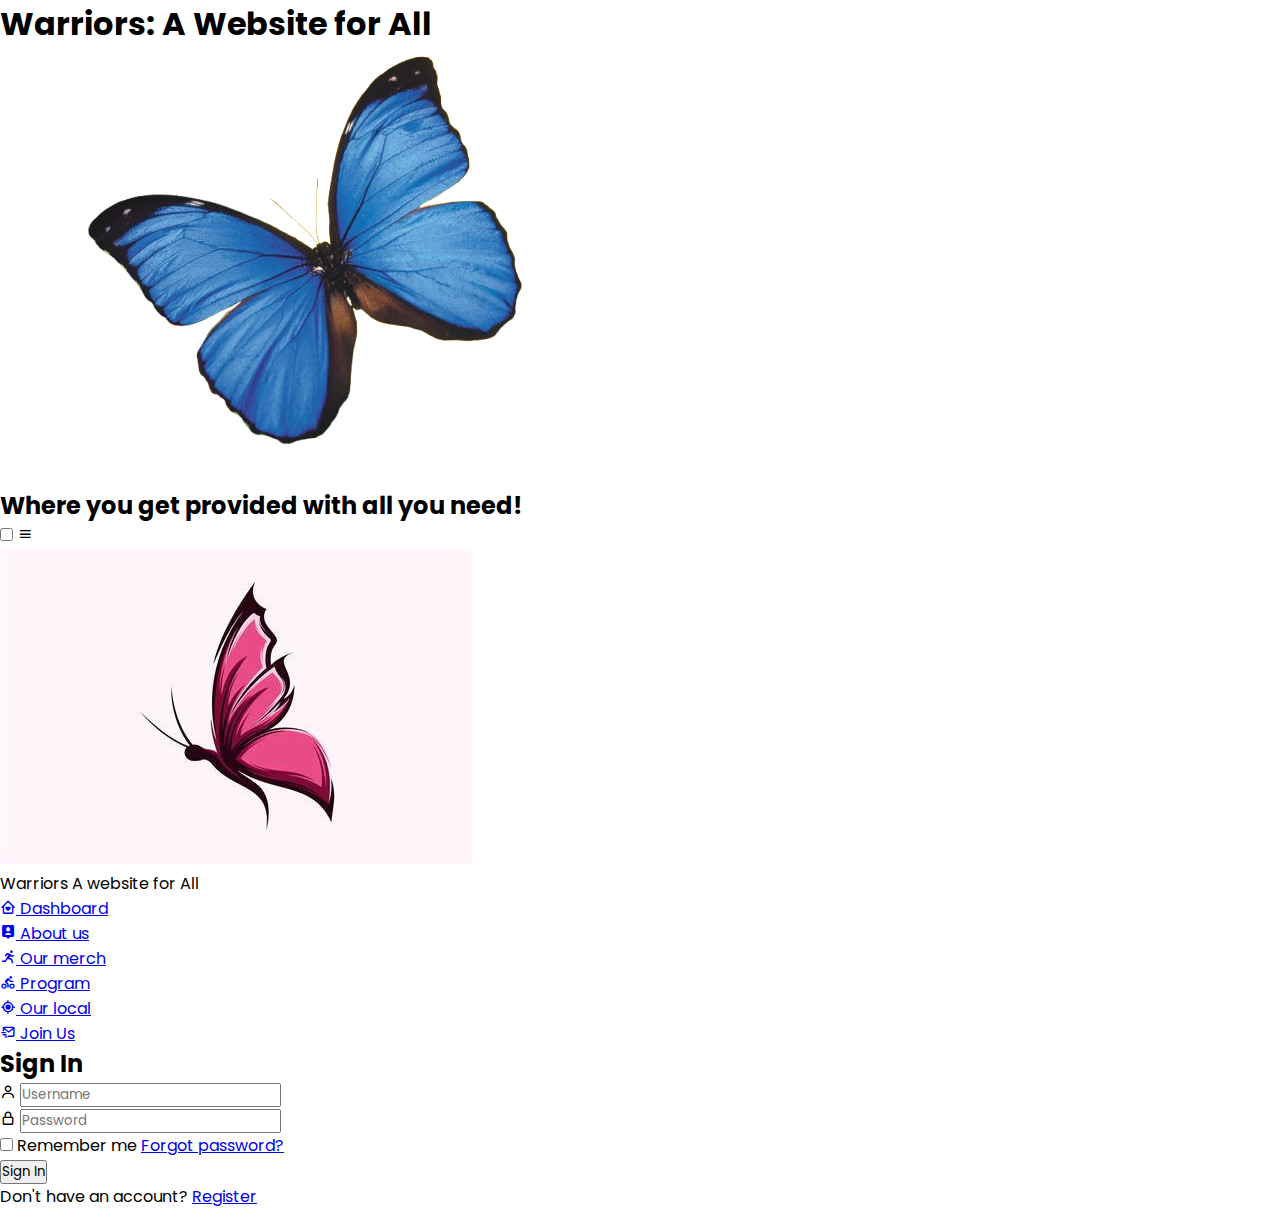
<file: index.html>
<!DOCTYPE html>
<html lang="en">
<head>
    <meta charset="UTF-8">
    <meta name="viewport" content="width=device-width, initial-scale=1.0">
    <link href='https://unpkg.com/boxicons@2.1.4/css/boxicons.min.css' rel='stylesheet'>
    <link rel="stylesheet" href="warriors.css">
    <title>Warriors</title>
</head>
<body>
    <header class="main-header">
        <h1 class="title">Warriors: A Website for All</h1>
        <div class="butterfly-container">
            <img src="wings.png" class="centered-butterfly">
        </div>
        <h2 class="under">Where you get provided with all you need!</h2>
    </header>
    
    
    <input type="checkbox" id="toggle">
    <label for="toggle" class="btn-toggle-nav">
        <i class='bx bx-menu'></i>
    </label>

   
    <nav class="sidebar">
        <header>
            <div class="image-text">
                <span class="image">
                    <img src="butterfly.jpg" alt="Butterfly">
                </span>
                <div class="text header-text">
                    <span class="name">Warriors</span>
                    <span class="profession">A website for All</span>
                </div>
            </div>
        </header>
        <ul class="menu-links">
            <li class="nav-link">
                <a href="#">
                    <i class='bx bx-home-heart icon'></i>
                    <span class="text nav-text">Dashboard</span>
                </a>
            </li>
            <li class="nav-link">
                <a href="About us.html">
                    <i class='bx bxs-user-pin icon'></i>
                    <span class="text nav-text">About us</span>
                </a>
            </li>
            <li class="nav-link">
                <a href="Merch.html">
                    <i class='bx bx-run icon'></i>
                    <span class="text nav-text">Our merch</span>
                </a>
            </li>
            </li>
            <li class="nav-link">
                <a href="program.html">
                    <i class='bx bx-cycling icon'></i>
                    <span class="text nav-text">Program</span>
                </a>
            </li>
            <li class="nav-link">
                <a href="ourLocal.html">
                    <i class='bx bx-current-location icon'></i>
                    <span class="text nav-text">Our local</span>
                </a>
            </li>
            <li class="nav-link">
                <a href="join us.html">
                    <i class='bx bx-mail-send icon'></i>
                    <span class="text nav-text">Join Us</span>
                </a>
            </li>
        </ul>
    </nav>
    <div class="signin-container">
        <div class="signin-box">
            <h2>Sign In</h2>
            <form class="signin-form">
                <div class="input-group">
                    <i class='bx bx-user'></i>
                    <input type="text" placeholder="Username" required>
                </div>
                <div class="input-group">
                    <i class='bx bx-lock-alt'></i>
                    <input type="password" placeholder="Password" required>
                </div>
                <div class="remember-forgot">
                    <label>
                        <input type="checkbox"> Remember me
                    </label>
                    <a href="#">Forgot password?</a>
                </div>
                <button type="submit">Sign In</button>
                <div class="register-link">
                    <p>Don't have an account? <a href="join us.html">Register</a></p>
                </div>
            </form>
        </div>
    </div>
    

</body>
</html>
</file>
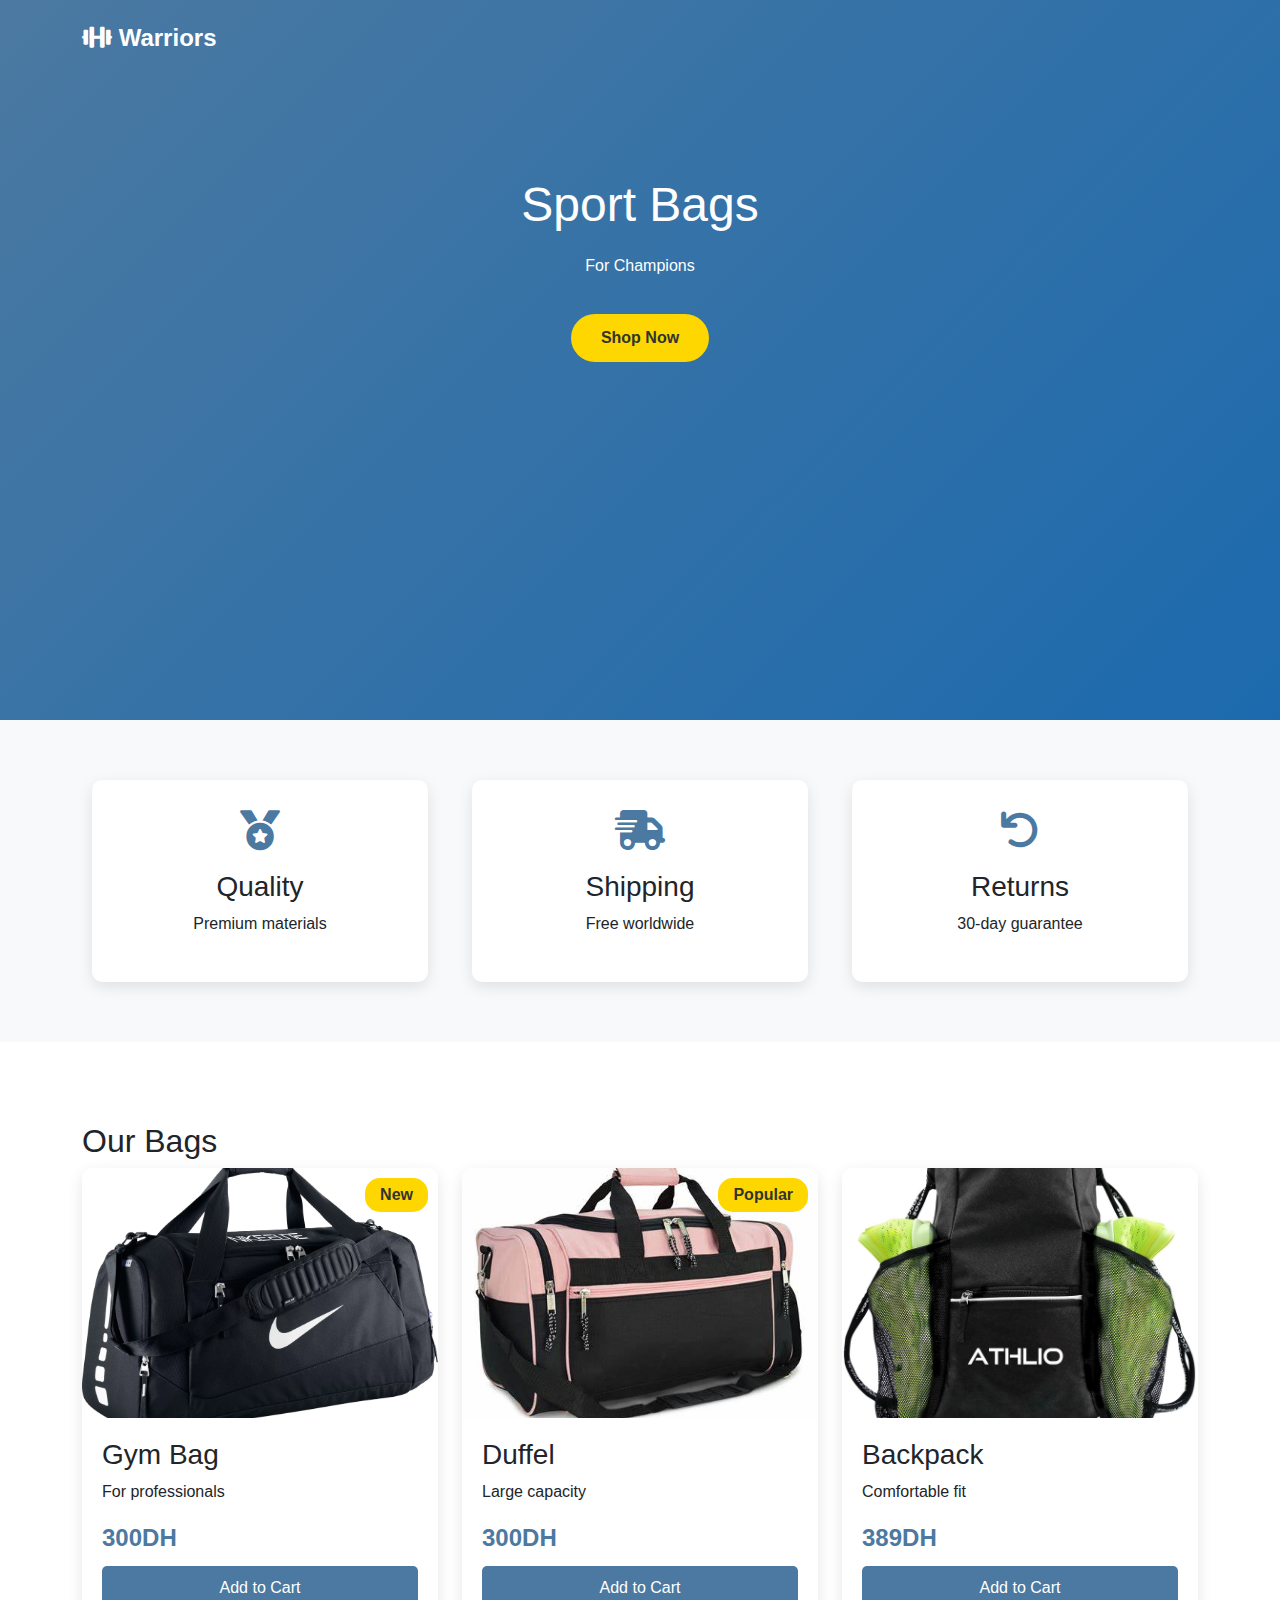
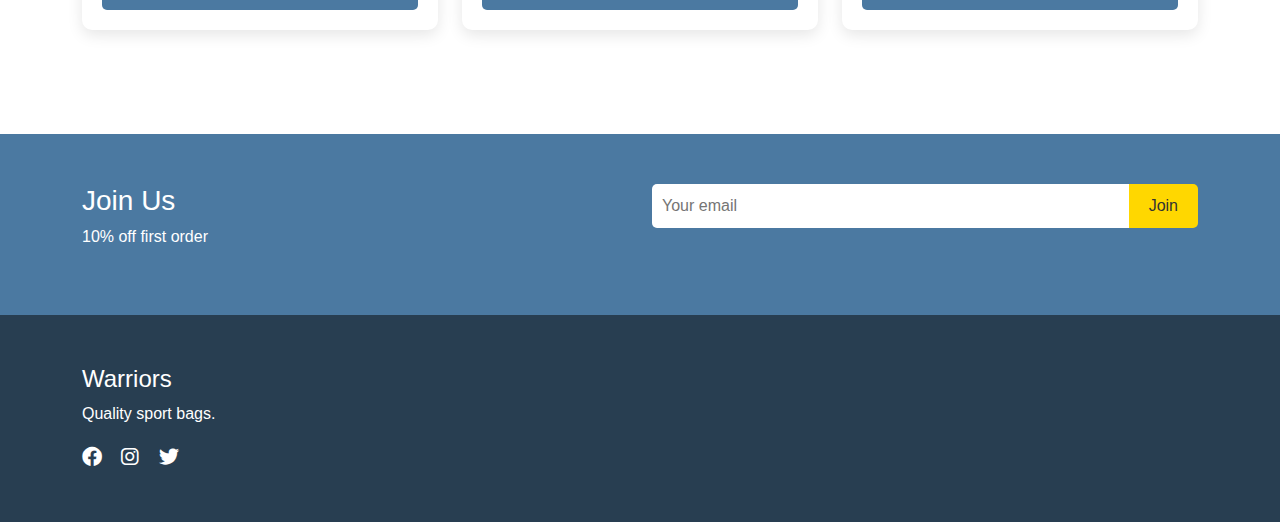
<file: bags.html>
<!DOCTYPE html>
<html lang="en">
<head>
    <meta charset="UTF-8">
    <meta name="viewport" content="width=device-width, initial-scale=1.0">
    <title>Warriors - Sport Bags</title>
    <link href="https://cdn.jsdelivr.net/npm/bootstrap@5.3.0/dist/css/bootstrap.min.css" rel="stylesheet">
    <link href="https://cdnjs.cloudflare.com/ajax/libs/font-awesome/6.0.0/css/all.min.css" rel="stylesheet">
    <link rel="stylesheet" href="bags.css">
</head>
<body>
    <div class="top">
        <nav class="menu">
            <div class="container">
                <a class="logo" href="warriors.html">
                    <i class="fas fa-dumbbell"></i> Warriors
                </a>
                <button class="navbar-toggler" type="button" data-bs-toggle="collapse" data-bs-target="#nav">
                    <span class="navbar-toggler-icon"></span>
                </button>
                <div class="collapse navbar-collapse" id="nav">
                    <ul class="links">
                        <li><a href="#home">Home</a></li>
                        <li><a href="#items">Products</a></li>
                        <li><a href="#about">About</a></li>
                        <li><a href="#contact">Contact</a></li>
                        <li><a href="#cart"><i class="fas fa-shopping-cart"></i></a></li>
                    </ul>
                </div>
            </div>
        </nav>
        
        <div class="intro">
            <h1>Sport Bags</h1>
            <p>For Champions</p>
            <a href="#items" class="btn-main">Shop Now</a>
        </div>
    </div>

    <section class="perks">
        <div class="container">
            <div class="row text-center">
                <div class="col-md-4">
                    <div class="box">
                        <i class="fas fa-medal"></i>
                        <h3>Quality</h3>
                        <p>Premium materials</p>
                    </div>
                </div>
                <div class="col-md-4">
                    <div class="box">
                        <i class="fas fa-shipping-fast"></i>
                        <h3>Shipping</h3>
                        <p>Free worldwide</p>
                    </div>
                </div>
                <div class="col-md-4">
                    <div class="box">
                        <i class="fas fa-undo"></i>
                        <h3>Returns</h3>
                        <p>30-day guarantee</p>
                    </div>
                </div>
            </div>
        </div>
    </section>

    <section id="items" class="items">
        <div class="container">
            <h2>Our Bags</h2>
            <div class="row">
                <div class="col-md-4 mb-4">
                    <div class="item">
                        <div class="tag">New</div>
                        <div class="pic">
                            <img src="bag1.jpg" alt="Gym Bag">
                        </div>
                        <div class="info">
                            <h3>Gym Bag</h3>
                            <p>For professionals</p>
                            <div class="cost">300DH</div>
                            <button class="btn-buy">Add to Cart</button>
                        </div>
                    </div>
                </div>
                <div class="col-md-4 mb-4">
                    <div class="item">
                        <div class="tag">Popular</div>
                        <div class="pic">
                            <img src="bag2.jpg" alt="Duffel">
                        </div>
                        <div class="info">
                            <h3>Duffel</h3>
                            <p>Large capacity</p>
                            <div class="cost">300DH</div>
                            <button class="btn-buy">Add to Cart</button>
                        </div>
                    </div>
                </div>
                <div class="col-md-4 mb-4">
                    <div class="item">
                        <div class="pic">
                            <img src="bag3.jpg" alt="Backpack">
                        </div>
                        <div class="info">
                            <h3>Backpack</h3>
                            <p>Comfortable fit</p>
                            <div class="cost">389DH</div>
                            <button class="btn-buy">Add to Cart</button>
                        </div>
                    </div>
                </div>
            </div>
        </div>
    </section>

    <section class="signup">
        <div class="container">
            <div class="row">
                <div class="col-md-6">
                    <h3>Join Us</h3>
                    <p>10% off first order</p>
                </div>
                <div class="col-md-6">
                    <form class="d-flex">
                        <input type="email" class="mail" placeholder="Your email">
                        <button type="submit" class="btn-sub">Join</button>
                    </form>
                </div>
            </div>
        </div>
    </section>

    <footer class="end">
        <div class="container">
            <div class="row">
                <div class="col-md-4">
                    <h4>Warriors</h4>
                    <p>Quality sport bags.</p>
                    <div class="social">
                        <a href="#"><i class="fab fa-facebook"></i></a>
                        <a href="#"><i class="fab fa-instagram"></i></a>
                        <a href="#"><i class="fab fa-twitter"></i></a>
                    </div>
                </div>
            </div>
        </div>
    </footer>

    <script src="https://cdn.jsdelivr.net/npm/bootstrap@5.3.0/dist/js/bootstrap.bundle.min.js"></script>
</body>
</html>
</file>
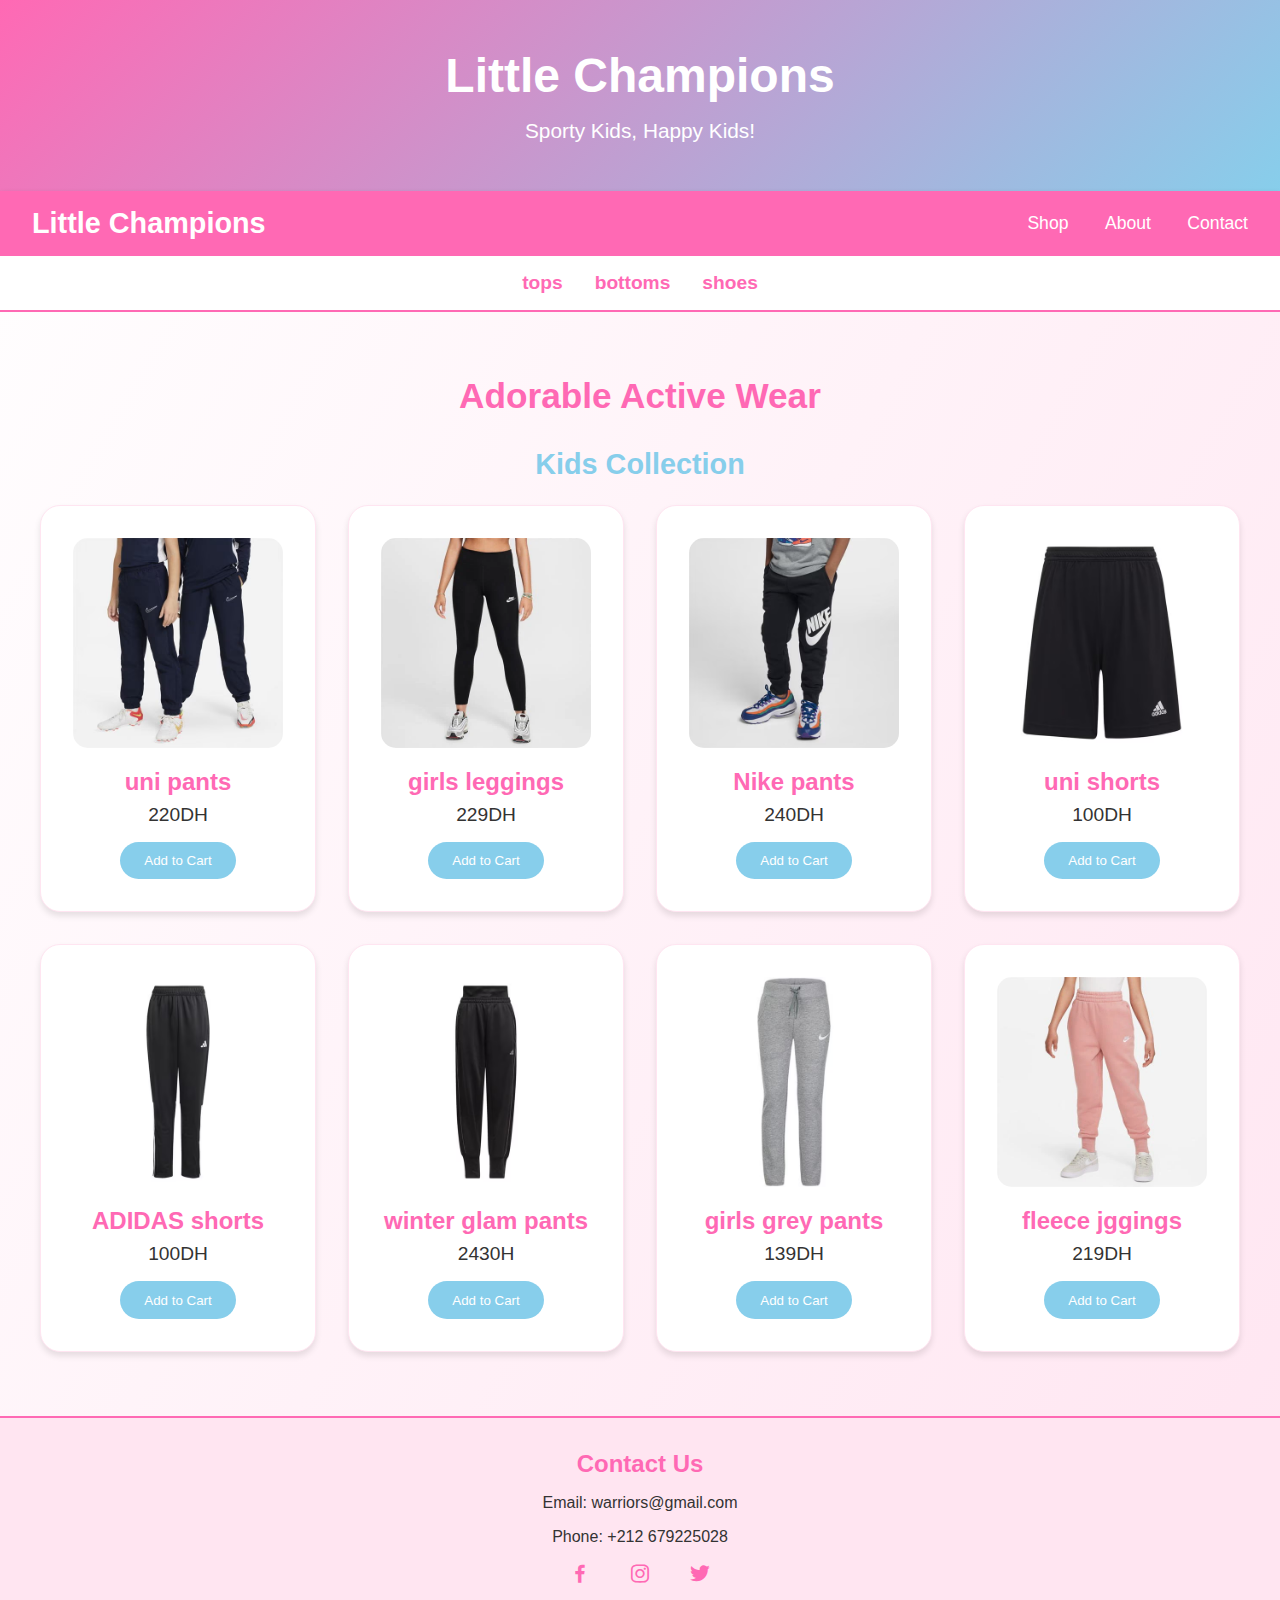
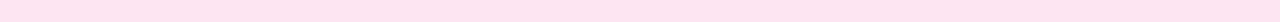
<file: bottomsb.html>
<!DOCTYPE html>
<html lang="en">
<head>
    <meta charset="UTF-8">
    <link rel="stylesheet" href="kids.css">
    <meta name="viewport" content="width=device-width, initial-scale=1.0">
    <link href='https://unpkg.com/boxicons@2.1.4/css/boxicons.min.css' rel='stylesheet'>
    <title>Little Champions</title>
</head>
<body>
    <header class="main-header">
        <h1 class="title">Little Champions</h1>
        <h2 class="subtitle">Sporty Kids, Happy Kids!</h2>
    </header>

    <nav class="navbar">
        <a href="Merch.html" class="nav-logo">Little Champions</a>
        <div class="nav-links">
            <a href="#shop">Shop</a>
            <a href="About us.html">About</a>
            <a href="join us.html">Contact</a>
        </div>
    </nav>

    <nav class="categories-menu">
        <a href="topsb.html" class="category-link">tops</a>
        <a href="bottomsb.html" class="category-link">bottoms</a>
        <a href="shoesb.html" class="category-link">shoes</a>
    </nav>

    <section class="products">
        <h2>Adorable Active Wear</h2>
        <div class="category-section">
            <h3>Kids Collection</h3>
            <div class="product-grid">
                <div class="product-card">
                    <img src="bot1.jpg">
                    <h3>uni pants</h3>
                    <p>220DH</p>
                    <button>Add to Cart</button>
                </div>
                <div class="product-card">
                    <img src="bot2.jpg">
                    <h3>girls leggings</h3>
                    <p>229DH</p>
                    <button>Add to Cart</button>
                </div>
                <div class="product-card">
                    <img src="bot3.jpg">
                    <h3>Nike pants</h3>
                    <p>240DH</p>
                    <button>Add to Cart</button>
                </div>
                <div class="product-card">
                    <img src="bot4.jpg">
                    <h3>uni shorts</h3>
                    <p>100DH</p>
                    <button>Add to Cart</button>
                </div>
                <div class="product-card">
                    <img src="bot6.jpg">
                    <h3>ADIDAS shorts</h3>
                    <p>100DH</p>
                    <button>Add to Cart</button>
                </div>
                <div class="product-card">
                    <img src="bot7.jpg">
                    <h3>winter glam pants</h3>
                    <p>2430H</p>
                    <button>Add to Cart</button>
                </div>
                <div class="product-card">
                    <img src="top8.jpg">
                    <h3>girls grey pants</h3>
                    <p>139DH</p>
                    <button>Add to Cart</button>
                </div> <div class="product-card">
                    <img src="bot8.jpg">
                    <h3>fleece jggings</h3>
                    <p>219DH</p>
                    <button>Add to Cart</button>
                </div>
            </div>
        </div>
    </section>

    <footer class="footer" id="contact">
        <div class="footer-content">
            <h3>Contact Us</h3>
            <p>Email: warriors@gmail.com</p>
            <p>Phone: +212 679225028</p>
            <div class="social-links">
                <a href="#"><i class='bx bxl-facebook'></i></a>
                <a href="#"><i class='bx bxl-instagram'></i></a>
                <a href="#"><i class='bx bxl-twitter'></i></a>
            </div>
        </div>
    </footer>
</body>
</html>
</file>
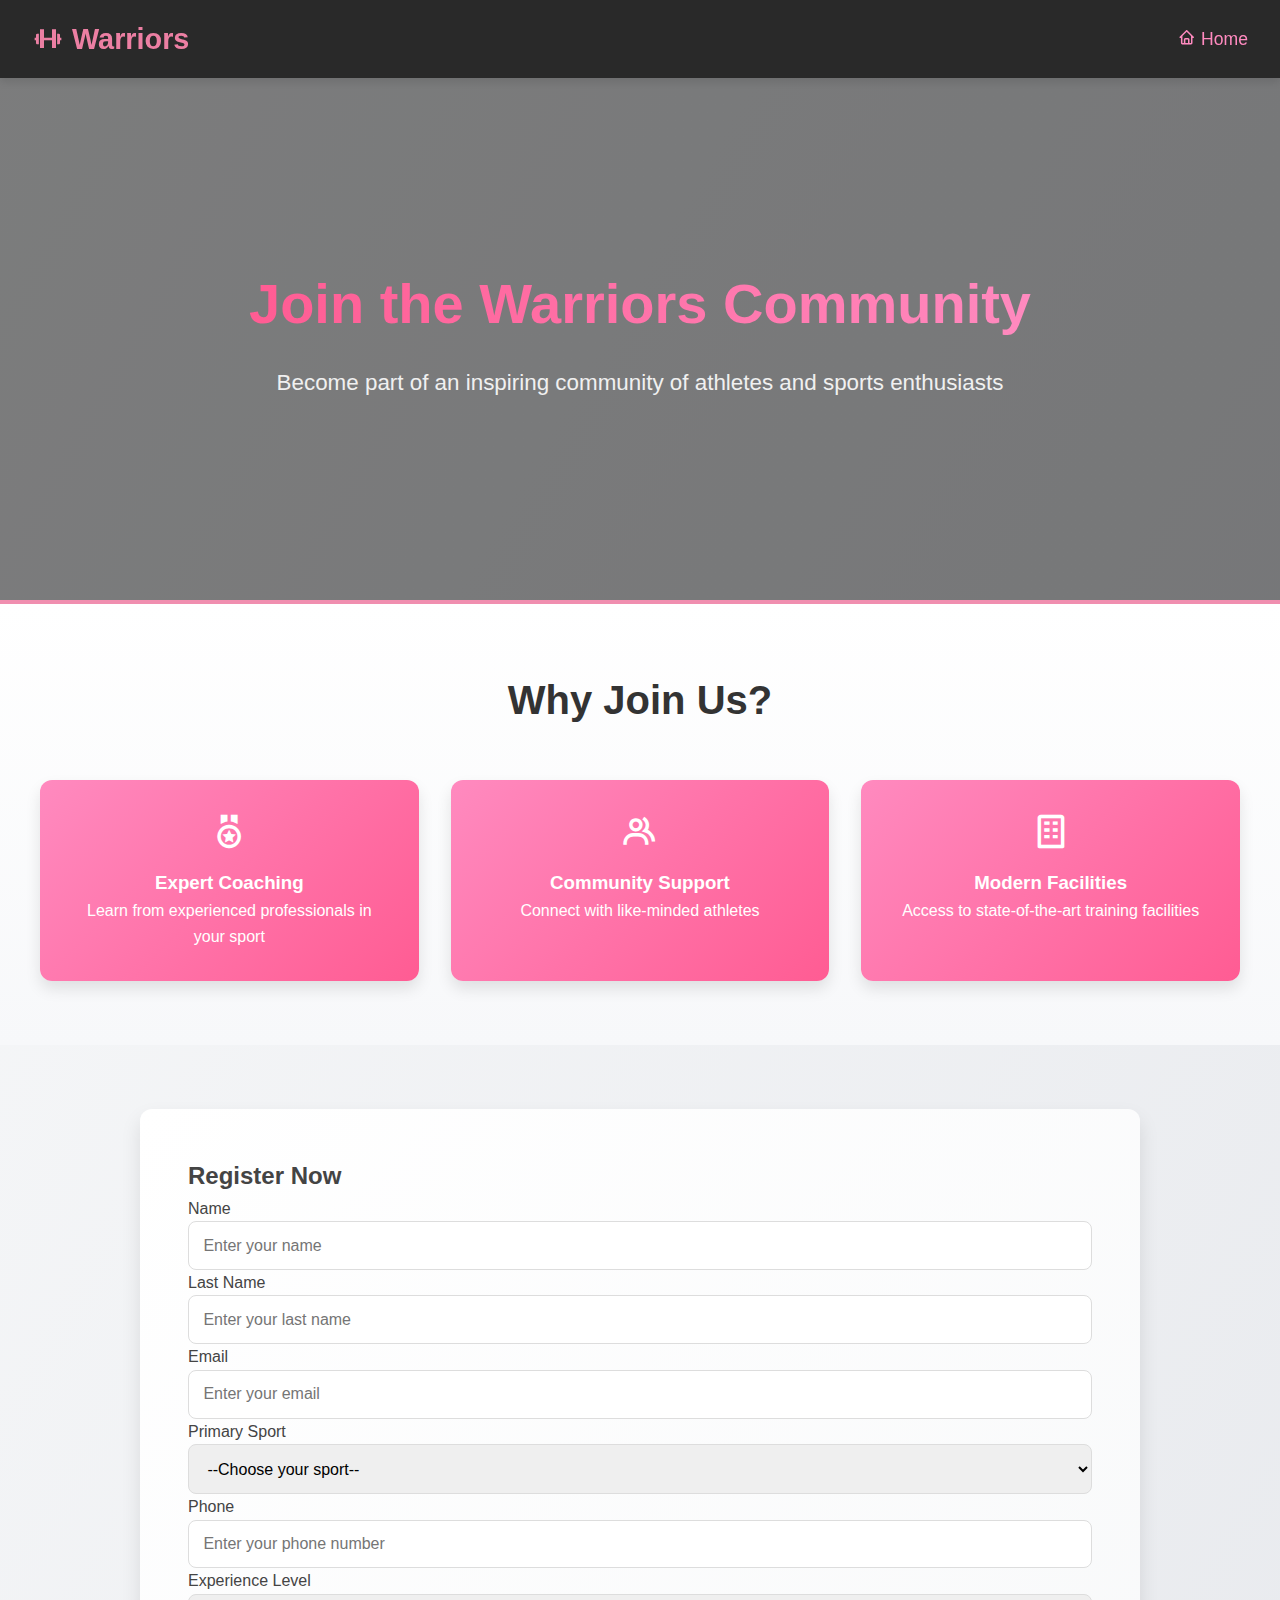
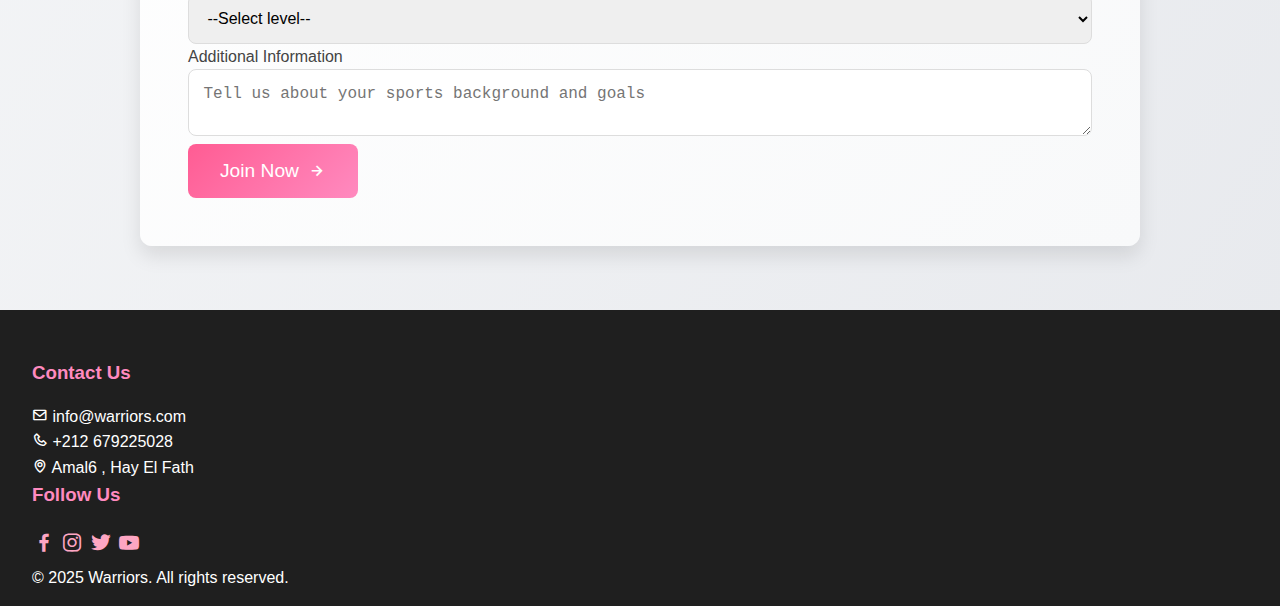
<file: join us.html>
<!DOCTYPE html>
<html lang="en">
<head>
    <meta charset="UTF-8">
    <meta name="viewport" content="width=device-width, initial-scale=1.0">
    <title>Join the Warriors - Sports Community</title>
    <link href='https://unpkg.com/boxicons@2.1.4/css/boxicons.min.css' rel='stylesheet'>
    <link rel="stylesheet" href="joinUs.css">
</head>
<body>
    <nav class="navbar">
        <div class="nav-logo">
            <i class='bx bx-dumbbell'></i>
            <span>Warriors</span>
        </div>
        <div class="nav-links">
            <a href="index.html.html"><i class='bx bx-home'></i> Home</a>
        
        </div>
    </nav>

    <header class="hero">
        <div class="hero-content">
            <h1>Join the Warriors Community</h1>
            <p>Become part of an inspiring community of athletes and sports enthusiasts</p>
        </div>
    </header>

    <main>
        <div class="benefits-section">
            <h2>Why Join Us?</h2>
            <div class="benefits-grid">
                <div class="benefit-card">
                    <i class='bx bx-medal'></i>
                    <h3>Expert Coaching</h3>
                    <p>Learn from experienced professionals in your sport</p>
                </div>
                <div class="benefit-card">
                    <i class='bx bx-group'></i>
                    <h3>Community Support</h3>
                    <p>Connect with like-minded athletes</p>
                </div>
                <div class="benefit-card">
                    <i class='bx bx-building'></i>
                    <h3>Modern Facilities</h3>
                    <p>Access to state-of-the-art training facilities</p>
                </div>
            </div>
        </div>

        <div class="registration-container">
            <h2>Register Now</h2>
            <form class="form-sport">
                <div class="form-columns">
                    <div class="form-column">
                        <div class="form-group">
                            <label for="nom">Name</label>
                            <input type="text" id="nom" placeholder="Enter your name" required>
                        </div>
                        <div class="form-column">
                            <div class="form-group">
                                <label for="prenom">Last Name</label>
                                <input type="text" id="prenom" placeholder="Enter your last name" required>
                            </div>
                        <div class="form-group">
                            <label for="email">Email</label>
                            <input type="email" id="email" placeholder="Enter your email" required>
                        </div>
                        <div class="form-group">
                            <label for="sport">Primary Sport</label>
                            <select id="sport" name="sport" required>
                                <option value="">--Choose your sport--</option>
                                <option value="football">Football</option>
                                <option value="basketball">Basketball</option>
                                <option value="swimming">Swimming</option>
                                <option value="bodybuilding">Bodybuilding</option>
                                <option value="martial-arts">Martial Arts</option>
                                <option value="other">Other</option>
                            </select>
                        </div>
                    </div>
                    
                        <div class="form-group">
                            <label for="telephone">Phone</label>
                            <input type="tel" id="telephone" placeholder="Enter your phone number" required>
                        </div>
                        <div class="form-group">
                            <label for="experience">Experience Level</label>
                            <select id="experience" name="experience" required>
                                <option value="">--Select level--</option>
                                <option value="beginner">Beginner</option>
                                <option value="intermediate">Intermediate</option>
                                <option value="advanced">Advanced</option>
                                <option value="professional">Professional</option>
                            </select>
                        </div>
                    </div>
                </div>
                
                <div class="form-group full-width">
                    <label for="message">Additional Information</label>
                    <textarea id="message" placeholder="Tell us about your sports background and goals"></textarea>
                </div>

                <div class="form-footer">
                    <button type="submit">Join Now <i class='bx bx-right-arrow-alt'></i></button>
                </div>
            </form>
        </div>
    </main>

    <footer>
        <div class="footer-content">
            <div class="footer-section">
                <h3>Contact Us</h3>
                <p><i class='bx bx-envelope'></i> info@warriors.com</p>
                <p><i class='bx bx-phone'></i> +212 679225028</p>
                <p><i class='bx bx-map'></i> Amal6 , Hay El Fath</p>
            </div>
            <div class="footer-section">
                <h3>Follow Us</h3>
                <div class="social-links">
                    <a href="#"><i class='bx bxl-facebook'></i></a>
                    <a href="https://www.instagram.com/julnar__01/"><i class='bx bxl-instagram'></i></a>
                    <a href="#"><i class='bx bxl-twitter'></i></a>
                    <a href="#"><i class='bx bxl-youtube'></i></a>
                </div>
            </div>
        </div>
        <div class="footer-bottom">
            <p>&copy; 2025 Warriors. All rights reserved.</p>
        </div>
    </footer>
</body>
</html>
</file>
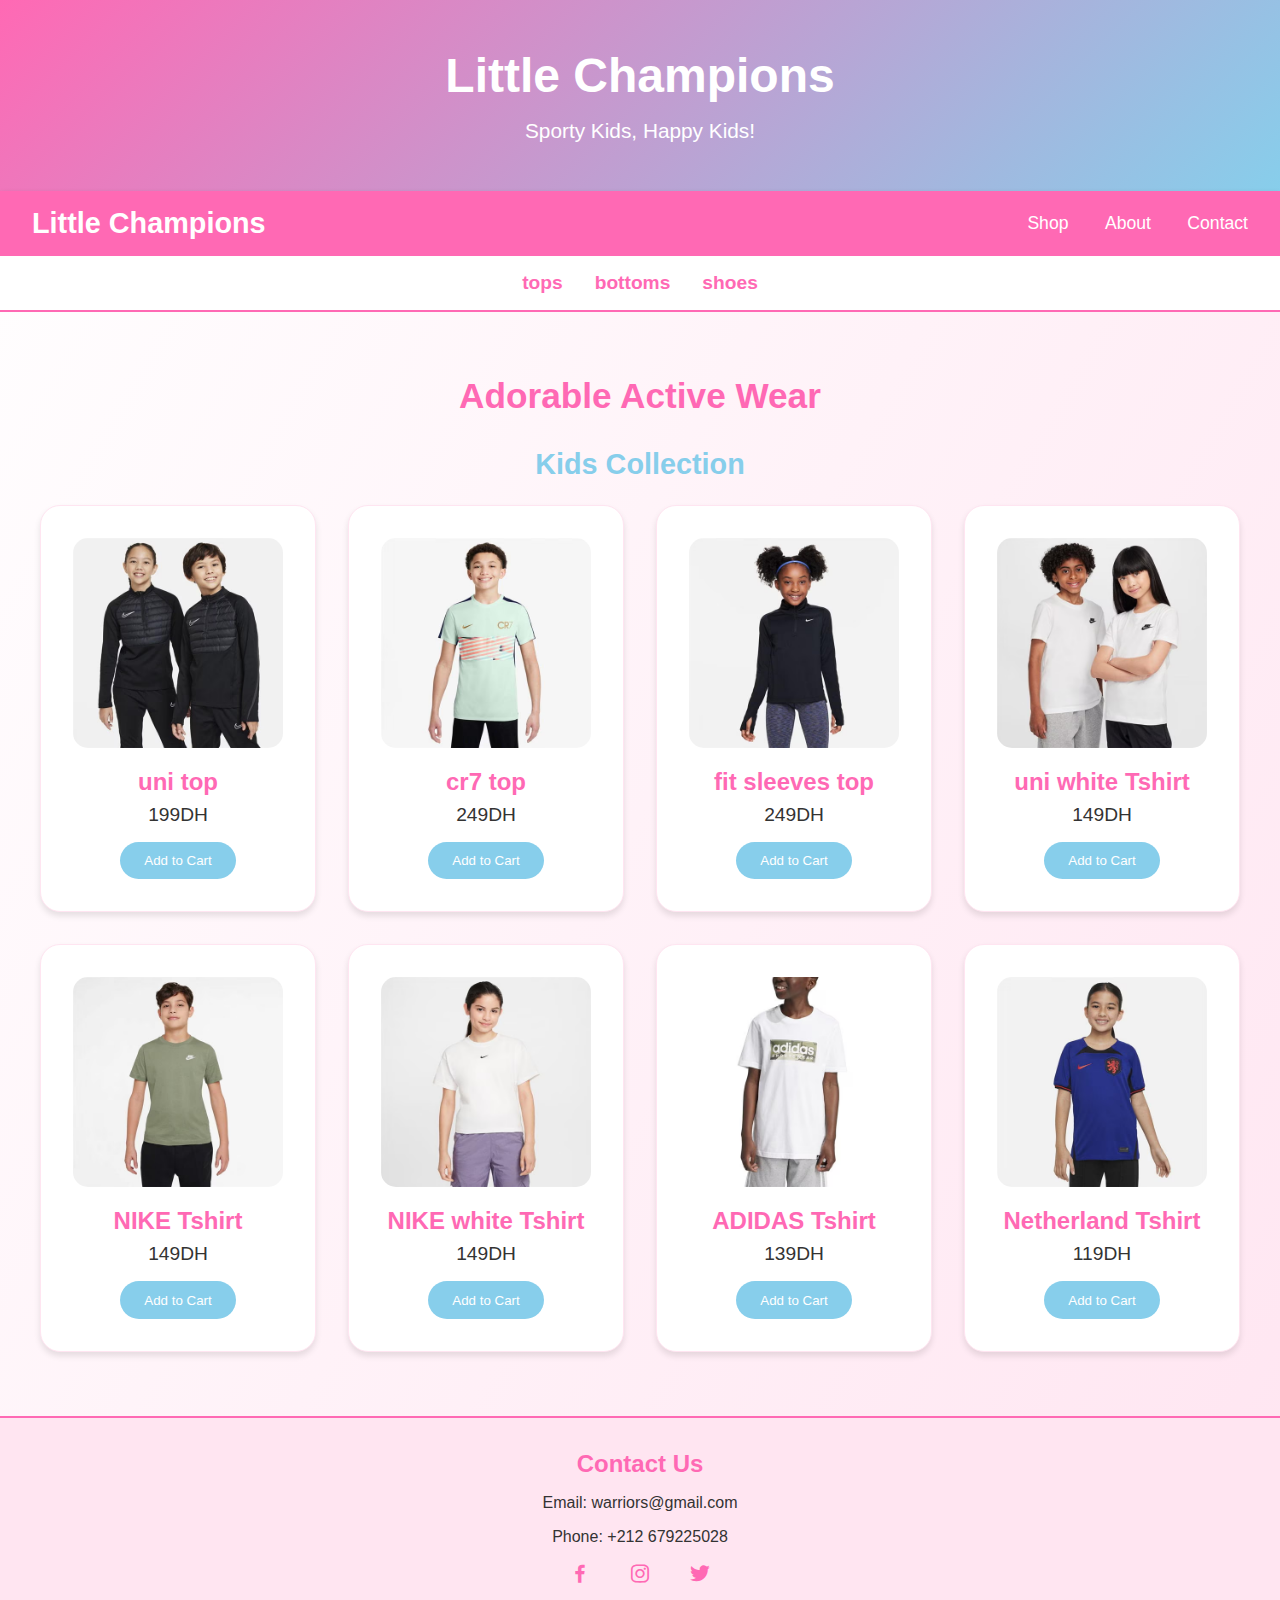
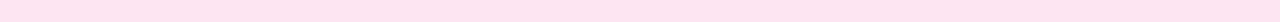
<file: kids.html>
<!DOCTYPE html>
<html lang="en">
<head>
    <meta charset="UTF-8">
    <link rel="stylesheet" href="kids.css">
    <meta name="viewport" content="width=device-width, initial-scale=1.0">
    <link href='https://unpkg.com/boxicons@2.1.4/css/boxicons.min.css' rel='stylesheet'>
    <title>Little Champions</title>
</head>
<body>
    <header class="main-header">
        <h1 class="title">Little Champions</h1>
        <h2 class="subtitle">Sporty Kids, Happy Kids!</h2>
    </header>

    <nav class="navbar">
        <a href="Merch.html" class="nav-logo">Little Champions</a>
        <div class="nav-links">
            <a href="#shop">Shop</a>
            <a href="About us.html">About</a>
            <a href="join us.html">Contact</a>
        </div>
    </nav>

    <nav class="categories-menu">
        <a href="topsb.html" class="category-link">tops</a>
        <a href="bottomsb.html" class="category-link">bottoms</a>
        <a href="shoesb.html" class="category-link">shoes</a>
    </nav>

    <section class="products">
        <h2>Adorable Active Wear</h2>
        <div class="category-section">
            <h3>Kids Collection</h3>
            <div class="product-grid">
                <div class="product-card">
                    <img src="uni.jpg">
                    <h3>uni top</h3>
                    <p>199DH</p>
                    <button>Add to Cart</button>
                </div>
                <div class="product-card">
                    <img src="topb.jpg">
                    <h3>cr7 top</h3>
                    <p>249DH</p>
                    <button>Add to Cart</button>
                </div>
                <div class="product-card">
                    <img src="topw.jpg">
                    <h3>fit sleeves top</h3>
                    <p>249DH</p>
                    <button>Add to Cart</button>
                </div>
                <div class="product-card">
                    <img src="uni1.jpg">
                    <h3>uni white Tshirt</h3>
                    <p>149DH</p>
                    <button>Add to Cart</button>
                </div>
                <div class="product-card">
                    <img src="topb1.jpg">
                    <h3>NIKE Tshirt</h3>
                    <p>149DH</p>
                    <button>Add to Cart</button>
                </div>
                <div class="product-card">
                    <img src="topw1.jpg">
                    <h3>NIKE white Tshirt</h3>
                    <p>149DH</p>
                    <button>Add to Cart</button>
                </div>
                <div class="product-card">
                    <img src="topb2.jpg">
                    <h3>ADIDAS Tshirt</h3>
                    <p>139DH</p>
                    <button>Add to Cart</button>
                </div> <div class="product-card">
                    <img src="topw2.jpg">
                    <h3>Netherland Tshirt</h3>
                    <p>119DH</p>
                    <button>Add to Cart</button>
                </div>
            </div>
        </div>
    </section>

    <footer class="footer" id="contact">
        <div class="footer-content">
            <h3>Contact Us</h3>
            <p>Email: warriors@gmail.com</p>
            <p>Phone: +212 679225028</p>
            <div class="social-links">
                <a href="#"><i class='bx bxl-facebook'></i></a>
                <a href="#"><i class='bx bxl-instagram'></i></a>
                <a href="#"><i class='bx bxl-twitter'></i></a>
            </div>
        </div>
    </footer>
</body>
</html>
</file>
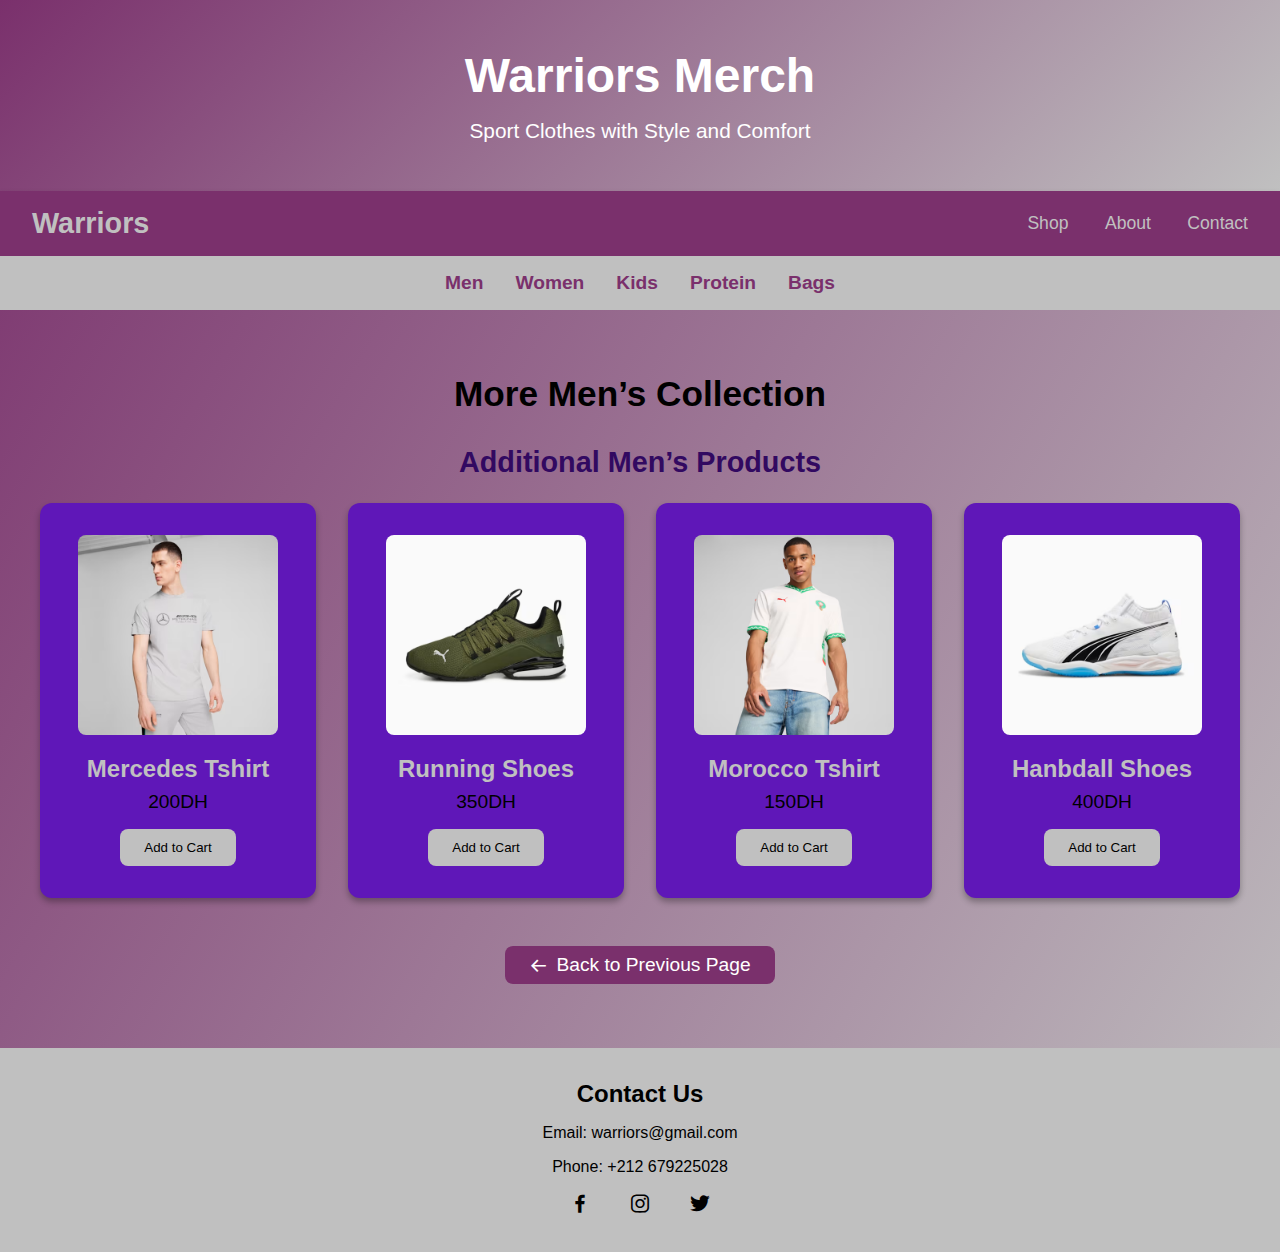
<file: MEN2.html>
<!DOCTYPE html>
<html lang="en">
<head>
    <meta charset="UTF-8">
    <meta name="viewport" content="width=device-width, initial-scale=1.0">
    <link href='https://unpkg.com/boxicons@2.1.4/css/boxicons.min.css' rel='stylesheet'>
    <link rel="stylesheet" href="merch.css">
    <title>Warriors Merch - Men’s Collection (Part 2)</title>
</head>
<body>
    <header class="main-header">
        <h1 class="title">Warriors Merch</h1>
        <h2 class="subtitle">Sport Clothes with Style and Comfort</h2>
    </header>

   
    <nav class="navbar">
        <a href="index.html" class="nav-logo">Warriors</a>
        <div class="nav-links">
            <a href="#shop">Shop</a>
            <a href="About us.html">About</a>
            <a href="join us.html">Contact</a>
        </div>
    </nav>

    
    <nav class="categories-menu">
        <a href="Merch.html" class="category-link">Men</a>
        <a href="women.html" class="category-link">Women</a>
        <a href="kids.html" class="category-link">Kids</a>
        <a href="protein.html" class="category-link">Protein</a>
        <a href="bags.html" class="category-link">Bags</a>
    </nav>

    <section class="products">
        <h2>More Men’s Collection</h2>
        <div class="category-section">
            <h3>Additional Men’s Products</h3>
            <div class="product-grid">
               
                <div class="product-card">
                    <img src="puma4.png" alt="Product 5">
                    <h3>Mercedes Tshirt</h3>
                    <p>200DH</p>
                    <button>Add to Cart</button>
                </div>
               
                <div class="product-card">
                    <img src="puma5.png" alt="Product 6">
                    <h3>Running Shoes</h3>
                    <p>350DH</p>
                    <button>Add to Cart</button>
                </div>
                
                <div class="product-card">
                    <img src="puma6.png" alt="Product 7">
                    <h3>Morocco Tshirt</h3>
                    <p>150DH</p>
                    <button>Add to Cart</button>
                </div>
             
                <div class="product-card">
                    <img src="puma7.png" alt="Product 8">
                    <h3>Hanbdall Shoes</h3>
                    <p>400DH</p>
                    <button>Add to Cart</button>
                </div>
            
            </div>
        </div>

     
<div class="back-arrow">
    <a href="Merch.html" class="back-link">
        <i class='bx bx-arrow-back'></i> Back to Previous Page
    </a>
</div>

    </section>

    <footer class="footer" id="contact">
        <div class="footer-content">
            <h3>Contact Us</h3>
            <p>Email: warriors@gmail.com</p>
            <p>Phone: +212 679225028</p>
            <div class="social-links">
                <a href="#"><i class='bx bxl-facebook'></i></a>
                <a href="#"><i class='bx bxl-instagram'></i></a>
                <a href="#"><i class='bx bxl-twitter'></i></a>
            </div>
        </div>
    </footer>
</body>
</html>
</file>
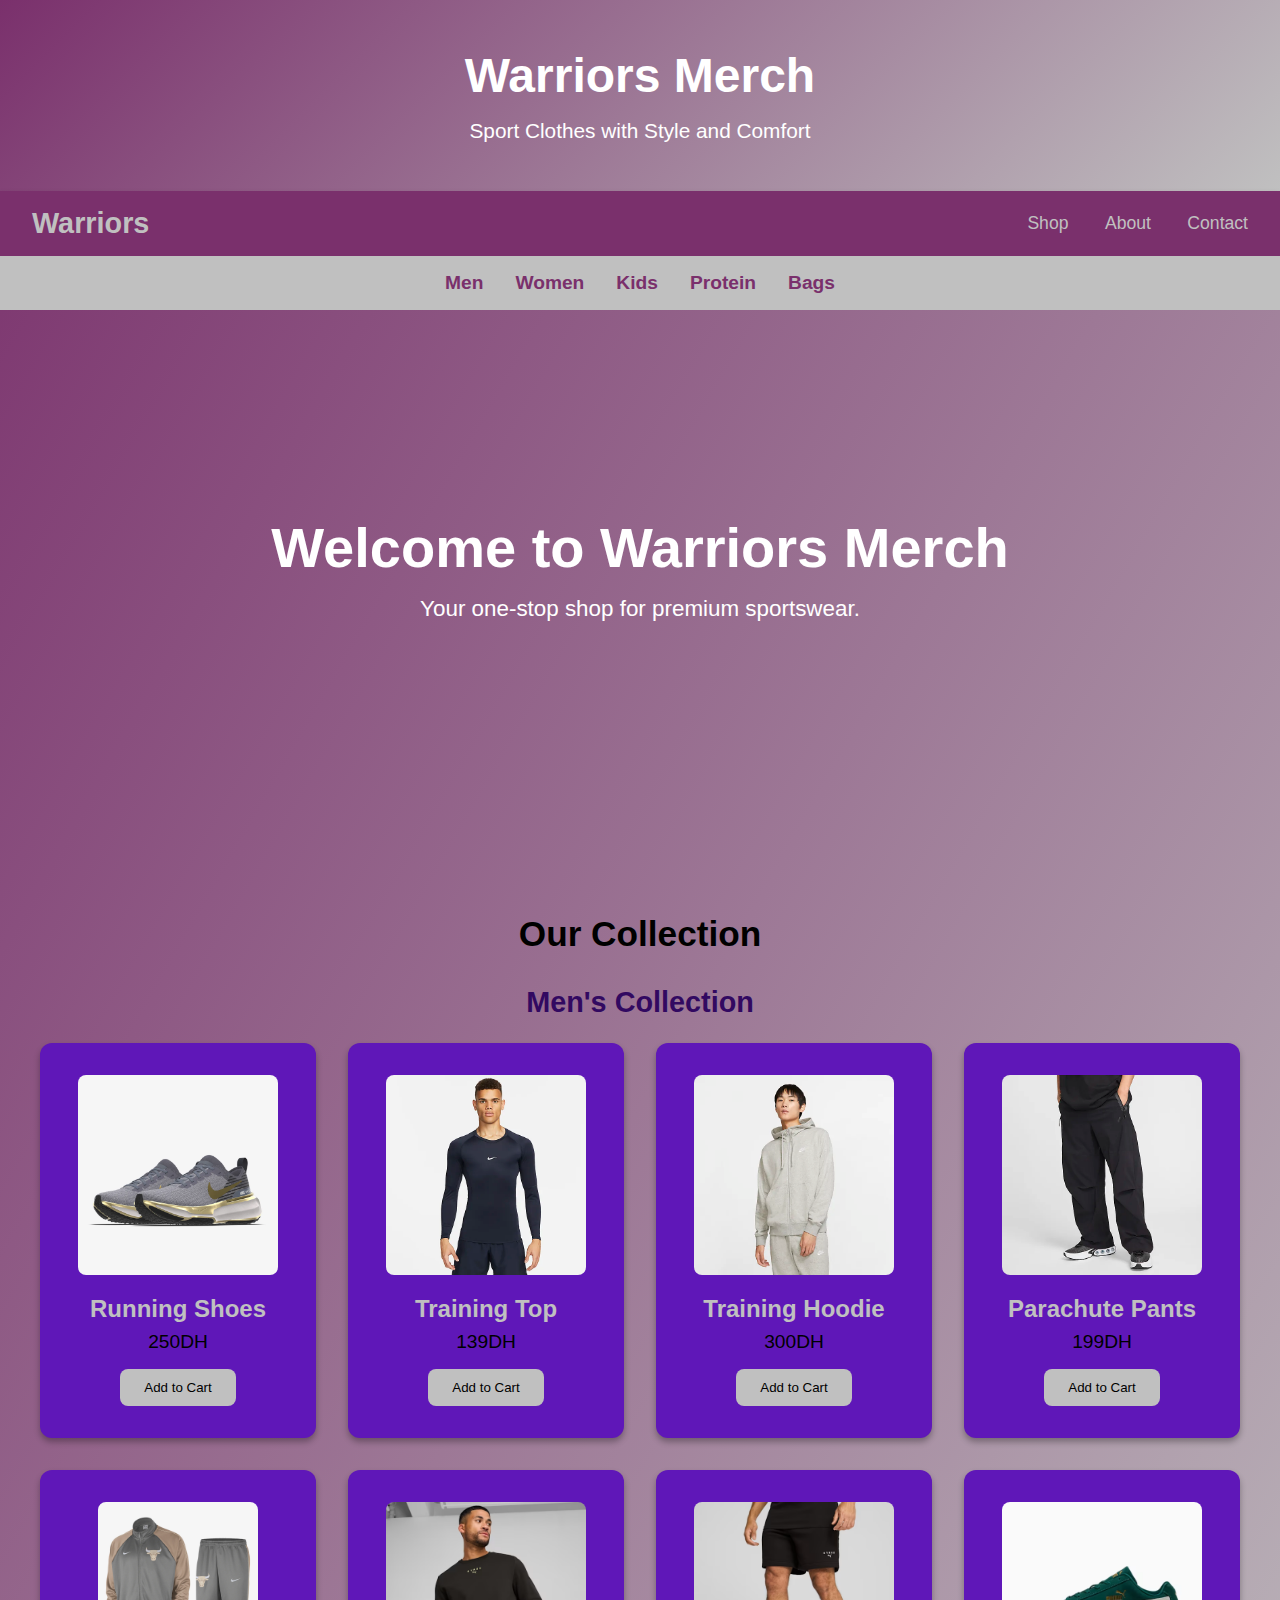
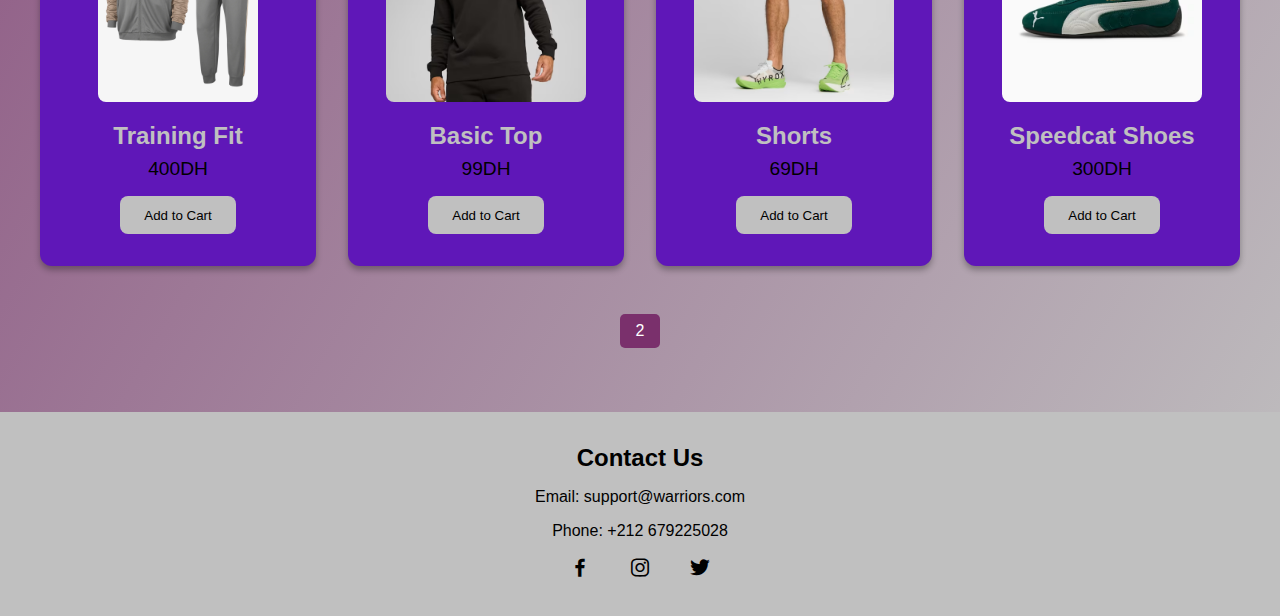
<file: Merch.html>
<!DOCTYPE html>
<html lang="en">
<head>
    <meta charset="UTF-8">
    <meta name="viewport" content="width=device-width, initial-scale=1.0">
    <link href='https://unpkg.com/boxicons@2.1.4/css/boxicons.min.css' rel='stylesheet'>
    <link rel="stylesheet" href="merch.css">
    <title>Warriors Merch</title>
</head>
<body>
    <header class="main-header">
        <h1 class="title">Warriors Merch</h1>
        <h2 class="subtitle">Sport Clothes with Style and Comfort</h2>
    </header>

    <nav class="navbar">
        <a href="index.html.html" class="nav-logo">Warriors</a>
        <div class="nav-links">
            <a href="Merch.html">Shop</a>
            <a href="About us.html">About</a>
            <a href="join us.html">Contact</a>
        </div>
    </nav>

    <nav class="categories-menu">
        <a href="MEN2.html" class="category-link">Men</a>
        <a href="women.html" class="category-link">Women</a>
        <a href="kids.html" class="category-link">Kids</a>
        <a href="protein.html" class="category-link">Protein</a>
        <a href="bags.html" class="category-link">Bags</a>
    </nav>

    <section class="hero" id="shop">
        <div class="hero-content">
            <h1>Welcome to Warriors Merch</h1>
            <p>Your one-stop shop for premium sportswear.</p>
        </div>
    </section>

    <section class="products">
        <h2>Our Collection</h2>
        <div class="category-section">
            <h3>Men's Collection</h3>
            <div class="product-grid">
                <div class="product-card">
                    <img src="nike2.png" alt="Product">
                    <h3>Running Shoes</h3>
                    <p>250DH</p>
                    <button>Add to Cart</button>
                </div>
                <div class="product-card">
                    <img src="nike3.png" alt="Product">
                    <h3>Training Top</h3>
                    <p>139DH</p>
                    <button>Add to Cart</button>
                </div>
                <div class="product-card">
                    <img src="nike4.png" alt="Product">
                    <h3>Training Hoodie</h3>
                    <p>300DH</p>
                    <button>Add to Cart</button>
                </div>
                <div class="product-card">
                    <img src="nike5.png" alt="Product">
                    <h3>Parachute Pants</h3>
                    <p>199DH</p>
                    <button>Add to Cart</button>
                </div>
                <div class="product-card">
                    <img src="nike6.png" alt="Product">
                    <h3>Training Fit</h3>
                    <p>400DH</p>
                    <button>Add to Cart</button>
                </div>
                <div class="product-card">
                    <img src="puma1.png" alt="Product">
                    <h3>Basic Top</h3>
                    <p>99DH</p>
                    <button>Add to Cart</button>
                </div>
                <div class="product-card">
                    <img src="puma2.png" alt="Product">
                    <h3>Shorts</h3>
                    <p>69DH</p>
                    <button>Add to Cart</button>
                </div>
                <div class="product-card">
                    <img src="puma3.png" alt="Product">
                    <h3>Speedcat Shoes</h3>
                    <p>300DH</p>
                    <button>Add to Cart</button>
                </div>
            </div>
        </div>

        <div class="pagination">
            <a href="MEN2.html" class="page-link">2</a>
        </div>
    </section>

    <footer class="footer" id="contact">
        <div class="footer-content">
            <h3>Contact Us</h3>
            <p>Email: support@warriors.com</p>
            <p>Phone: +212 679225028</p>
            <div class="social-links">
                <a href="#"><i class='bx bxl-facebook'></i></a>
                <a href="#"><i class='bx bxl-instagram'></i></a>
                <a href="#"><i class='bx bxl-twitter'></i></a>
            </div>
        </div>
    </footer>
</body>
</html>
</file>
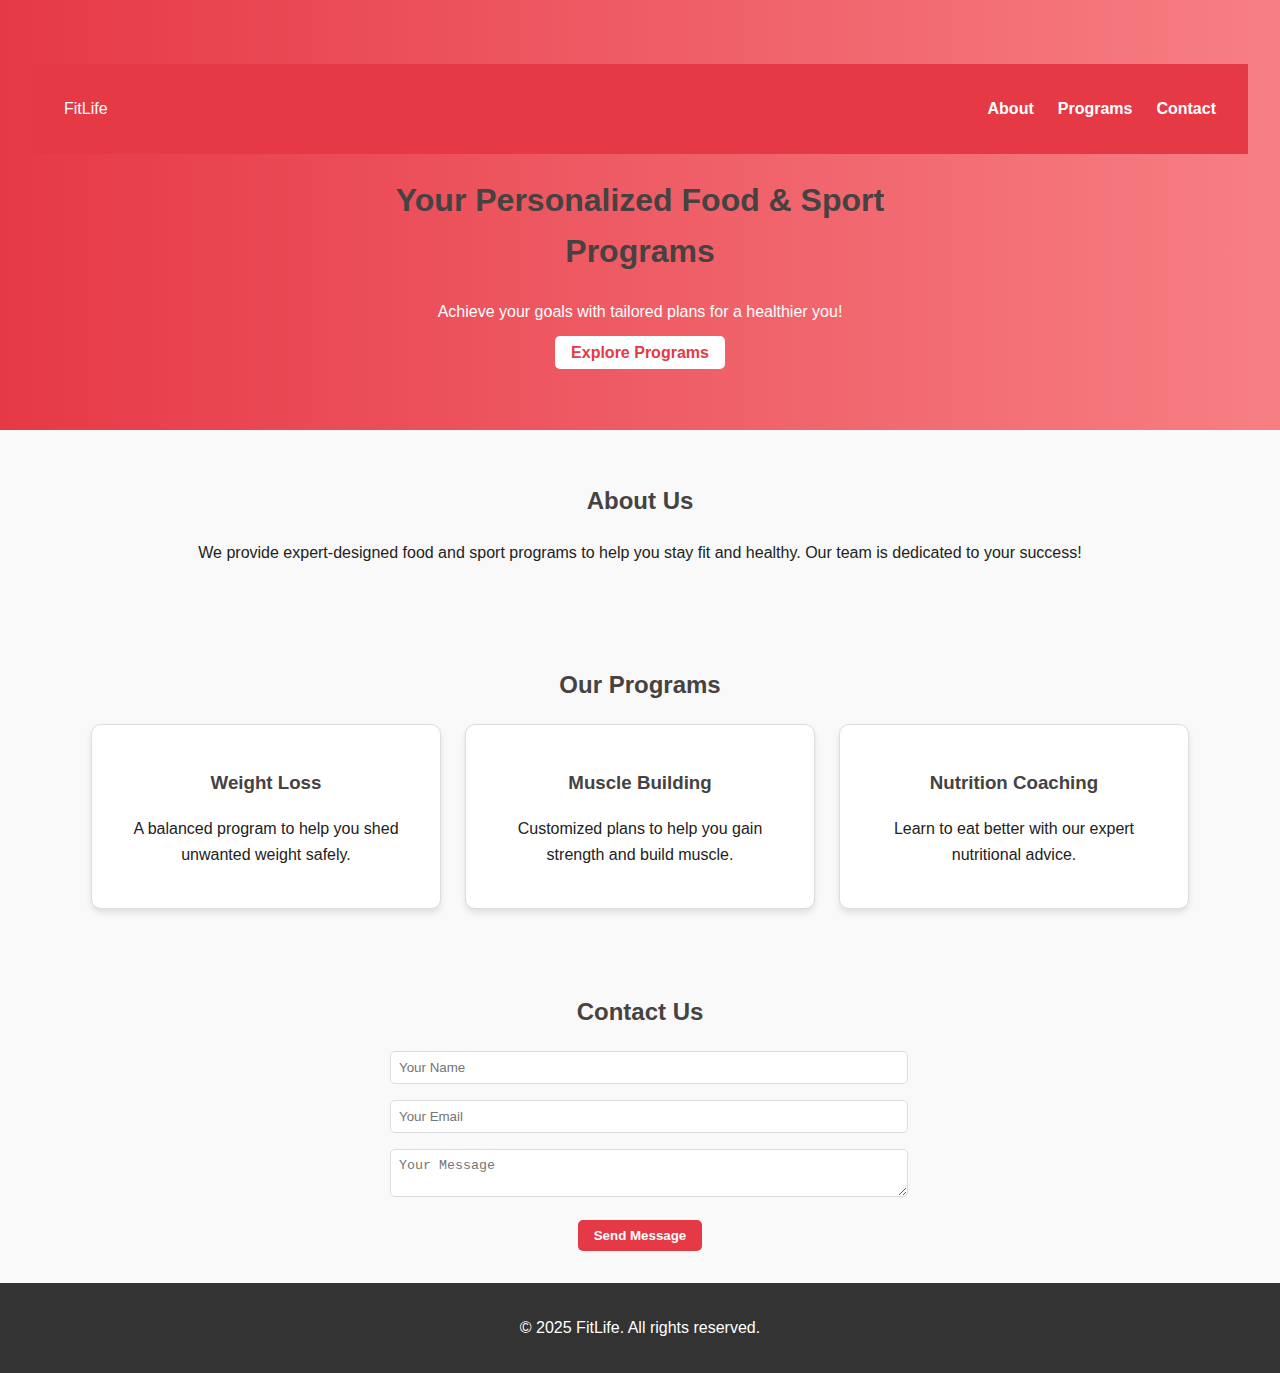
<file: program.html>
<!DOCTYPE html>
<html lang="en">
<head>
    <meta charset="UTF-8">
    <meta name="viewport" content="width=device-width, initial-scale=1.0">
    <title>Food & Sport Programs</title>
    <link rel="stylesheet" href="program.css">
</head>
<body>
    <header class="hero">
        <nav class="navbar">
            <div class="logo">FitLife</div>
            <ul class="nav-links">
                <li><a href="About us.html">About</a></li>
                <li><a href="#programs">Programs</a></li>
                <li><a href="join us.html">Contact</a></li>
            </ul>
        </nav>
        <div class="hero-text">
            <h1>Your Personalized Food & Sport Programs</h1>
            <p>Achieve your goals with tailored plans for a healthier you!</p>
            <a href="#programs" class="btn">Explore Programs</a>
        </div>
    </header>

    <section id="about" class="section">
        <h2>About Us</h2>
        <p>We provide expert-designed food and sport programs to help you stay fit and healthy. Our team is dedicated to your success!</p>
    </section>

    <section id="programs" class="section">
        <h2>Our Programs</h2>
        <div class="program-cards">
            <div class="card">
                <h3>Weight Loss</h3>
                <p>A balanced program to help you shed unwanted weight safely.</p>
            </div>
            <div class="card">
                <h3>Muscle Building</h3>
                <p>Customized plans to help you gain strength and build muscle.</p>
            </div>
            <div class="card">
                <h3>Nutrition Coaching</h3>
                <p>Learn to eat better with our expert nutritional advice.</p>
            </div>
        </div>
    </section>

    <section id="contact" class="section">
        <h2>Contact Us</h2>
        <form class="contact-form">
            <input type="text" placeholder="Your Name" required>
            <input type="email" placeholder="Your Email" required>
            <textarea placeholder="Your Message" required></textarea>
            <button type="submit" class="btn">Send Message</button>
        </form>
    </section>

    <footer class="footer">
        <p>&copy; 2025 FitLife. All rights reserved.</p>
    </footer>
</body>
</html>
</file>
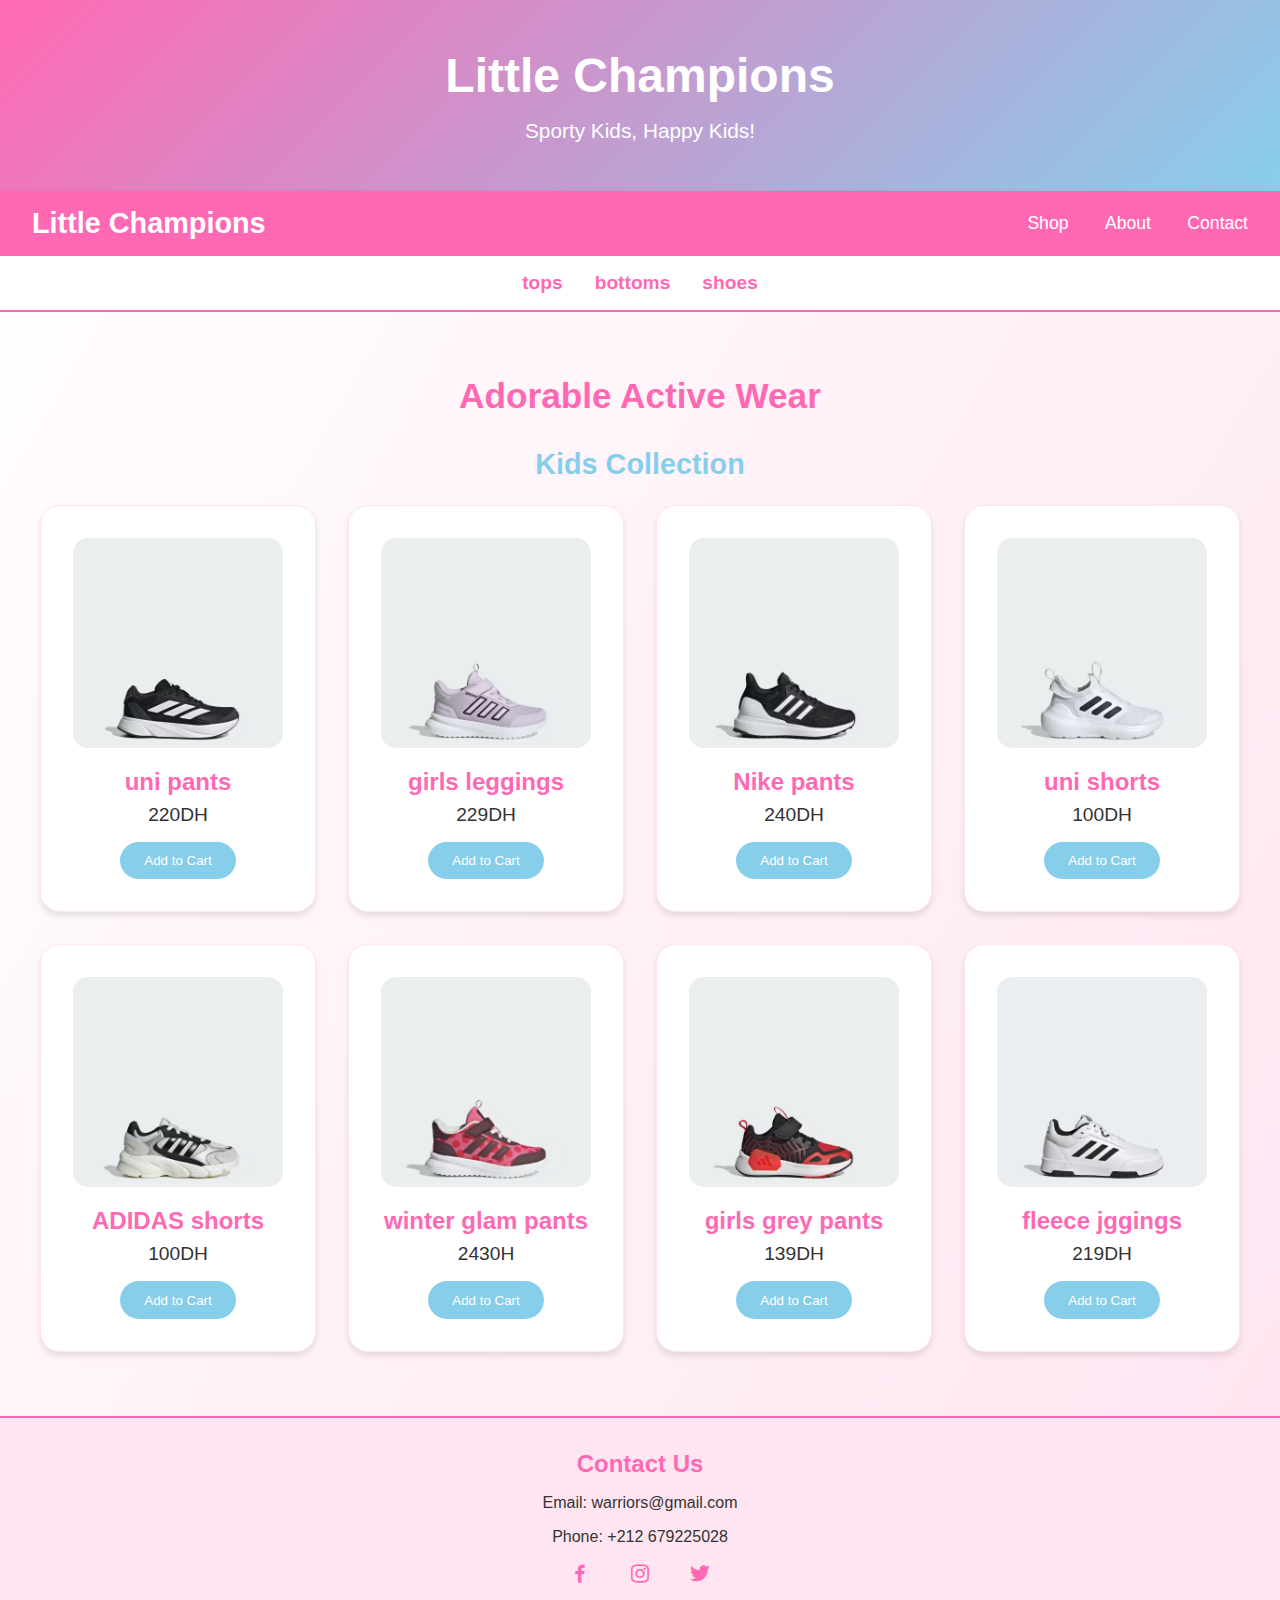
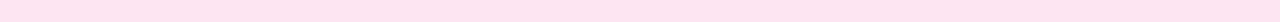
<file: shoesb.html>
<!DOCTYPE html>
<html lang="en">
<head>
    <meta charset="UTF-8">
    <link rel="stylesheet" href="kids.css">
    <meta name="viewport" content="width=device-width, initial-scale=1.0">
    <link href='https://unpkg.com/boxicons@2.1.4/css/boxicons.min.css' rel='stylesheet'>
    <title>Little Champions</title>
</head>
<body>
    <header class="main-header">
        <h1 class="title">Little Champions</h1>
        <h2 class="subtitle">Sporty Kids, Happy Kids!</h2>
    </header>

    <nav class="navbar">
        <a href="Merch.html" class="nav-logo">Little Champions</a>
        <div class="nav-links">
            <a href="#shop">Shop</a>
            <a href="About us.html">About</a>
            <a href="join us.html">Contact</a>
        </div>
    </nav>

    <nav class="categories-menu">
        <a href="topsb.html" class="category-link">tops</a>
        <a href="bottomsb.html" class="category-link">bottoms</a>
        <a href="shoesb.html" class="category-link">shoes</a>
    </nav>

    <section class="products">
        <h2>Adorable Active Wear</h2>
        <div class="category-section">
            <h3>Kids Collection</h3>
            <div class="product-grid">
                <div class="product-card">
                    <img src="sh1.jpg">
                    <h3>uni pants</h3>
                    <p>220DH</p>
                    <button>Add to Cart</button>
                </div>
                <div class="product-card">
                    <img src="sh2.jpg">
                    <h3>girls leggings</h3>
                    <p>229DH</p>
                    <button>Add to Cart</button>
                </div>
                <div class="product-card">
                    <img src="sh3.jpg">
                    <h3>Nike pants</h3>
                    <p>240DH</p>
                    <button>Add to Cart</button>
                </div>
                <div class="product-card">
                    <img src="sh4.jpg">
                    <h3>uni shorts</h3>
                    <p>100DH</p>
                    <button>Add to Cart</button>
                </div>
                <div class="product-card">
                    <img src="sh5.jpg">
                    <h3>ADIDAS shorts</h3>
                    <p>100DH</p>
                    <button>Add to Cart</button>
                </div>
                <div class="product-card">
                    <img src="sh6.jpg">
                    <h3>winter glam pants</h3>
                    <p>2430H</p>
                    <button>Add to Cart</button>
                </div>
                <div class="product-card">
                    <img src="sh7.jpg">
                    <h3>girls grey pants</h3>
                    <p>139DH</p>
                    <button>Add to Cart</button>
                </div> <div class="product-card">
                    <img src="sh8.jpg">
                    <h3>fleece jggings</h3>
                    <p>219DH</p>
                    <button>Add to Cart</button>
                </div>
            </div>
        </div>
    </section>

    <footer class="footer" id="contact">
        <div class="footer-content">
            <h3>Contact Us</h3>
            <p>Email: warriors@gmail.com</p>
            <p>Phone: +212 679225028</p>
            <div class="social-links">
                <a href="#"><i class='bx bxl-facebook'></i></a>
                <a href="#"><i class='bx bxl-instagram'></i></a>
                <a href="#"><i class='bx bxl-twitter'></i></a>
            </div>
        </div>
    </footer>
</body>
</html>
</file>
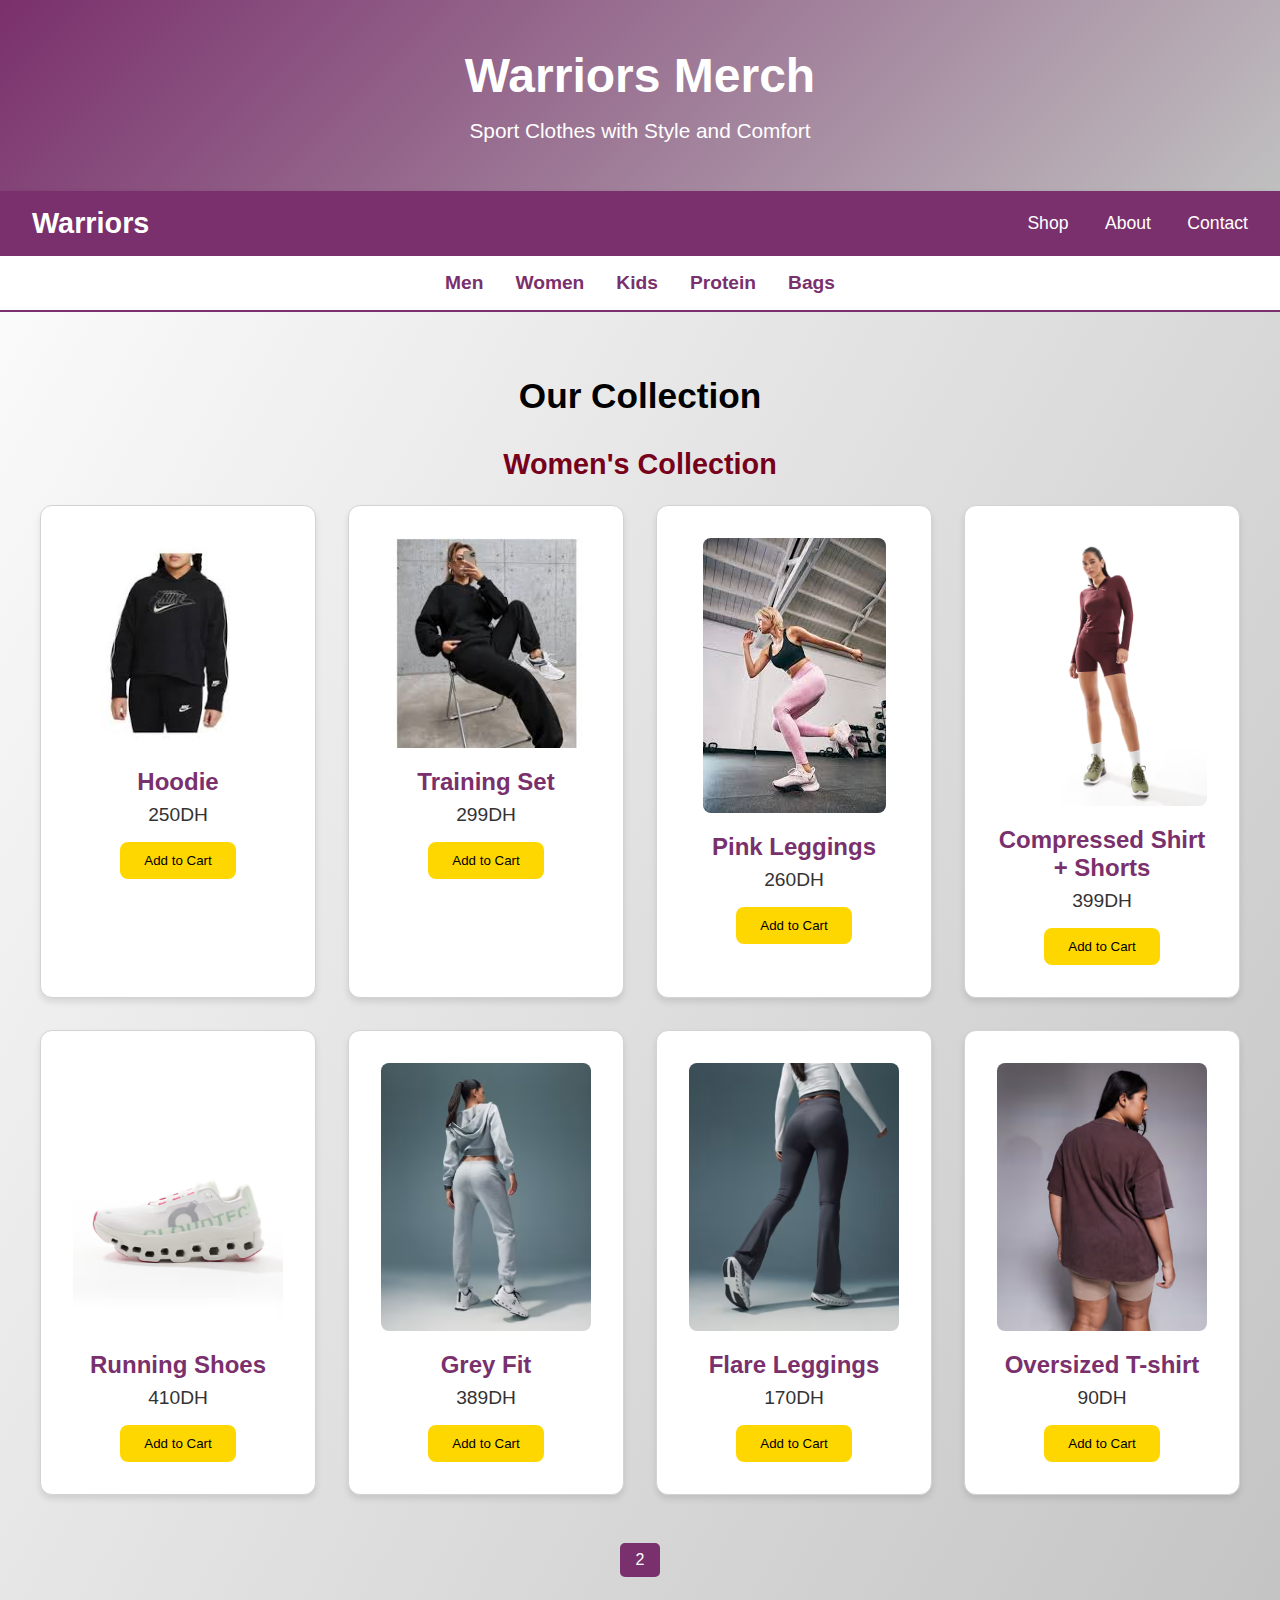
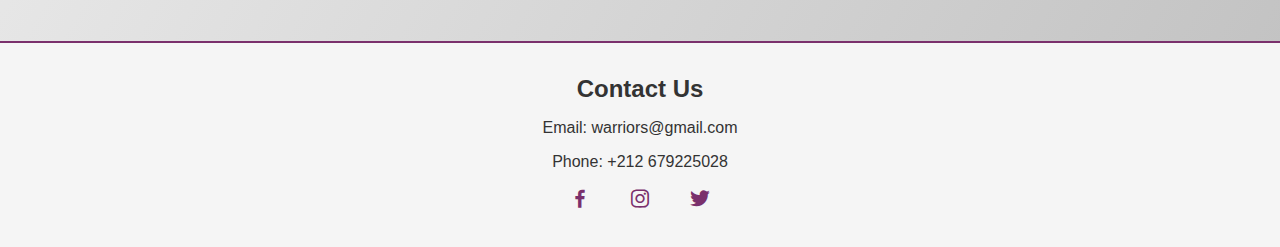
<file: women.html>
<!DOCTYPE html>
<html lang="en">
<head>
    <meta charset="UTF-8">
    <meta name="viewport" content="width=device-width, initial-scale=1.0">
    <link href='https://unpkg.com/boxicons@2.1.4/css/boxicons.min.css' rel='stylesheet'>
    <link rel="stylesheet" href="women.css">
    <title>Warriors Merch</title>
</head>
<body>
    <header class="main-header">
        <h1 class="title">Warriors Merch</h1>
        <h2 class="subtitle">Sport Clothes with Style and Comfort</h2>
    </header>

    <nav class="navbar">
        <a href="index.html.html" class="nav-logo">Warriors</a>
        <div class="nav-links">
            <a href="#shop">Shop</a>
            <a href="About us.html">About</a>
            <a href="join us.html">Contact</a>
        </div>
    </nav>

    <nav class="categories-menu">
        <a href="Merch.html" class="category-link">Men</a>
        <a href="women.html" class="category-link">Women</a>
        <a href="kids.html" class="category-link">Kids</a>
        <a href="protein.html" class="category-link">Protein</a>
        <a href="bags.html" class="category-link">Bags</a>
    </nav>

    <section class="products">
        <h2>Our Collection</h2>
        <div class="category-section">
            <h3>Women's Collection</h3>
            <div class="product-grid">
                <div class="product-card">
                    <img src="w1.jpg" alt="Product 1">
                    <h3>Hoodie</h3>
                    <p>250DH</p>
                    <button>Add to Cart</button>
                </div>
                <div class="product-card">
                    <img src="w2.jp.jpg" alt="Product 2">
                    <h3>Training Set</h3>
                    <p>299DH</p>
                    <button>Add to Cart</button>
                </div>
                <div class="product-card">
                    <img src="w3.jpg" alt="Product 3">
                    <h3>Pink Leggings</h3>
                    <p>260DH</p>
                    <button>Add to Cart</button>
                </div>
                <div class="product-card">
                    <img src="w4.jpg" alt="Product 4">
                    <h3>Compressed Shirt + Shorts</h3>
                    <p>399DH</p>
                    <button>Add to Cart</button>
                </div>
                <div class="product-card">
                    <img src="w5.png" alt="Product 5">
                    <h3>Running Shoes</h3>
                    <p>410DH</p>
                    <button>Add to Cart</button>
                </div>
                <div class="product-card">
                    <img src="w6.png" alt="Product 6">
                    <h3>Grey Fit</h3>
                    <p>389DH</p>
                    <button>Add to Cart</button>
                </div>
                <div class="product-card">
                    <img src="w7.png" alt="Product 7">
                    <h3>Flare Leggings</h3>
                    <p>170DH</p>
                    <button>Add to Cart</button>
                </div>
                <div class="product-card">
                    <img src="w8.png" alt="Product 8">
                    <h3>Oversized T-shirt</h3>
                    <p>90DH</p>
                    <button>Add to Cart</button>
                </div>
            </div>
        </div>

        <div class="pagination">
            <a href="women2.html" class="page-link">2</a>
        </div>
    </section>

    <footer class="footer" id="contact">
        <div class="footer-content">
            <h3>Contact Us</h3>
            <p>Email: warriors@gmail.com</p>
            <p>Phone: +212 679225028</p>
            <div class="social-links">
                <a href="#"><i class='bx bxl-facebook'></i></a>
                <a href="#"><i class='bx bxl-instagram'></i></a>
                <a href="#"><i class='bx bxl-twitter'></i></a>
            </div>
        </div>
    </footer>
</body>
</html>
</file>
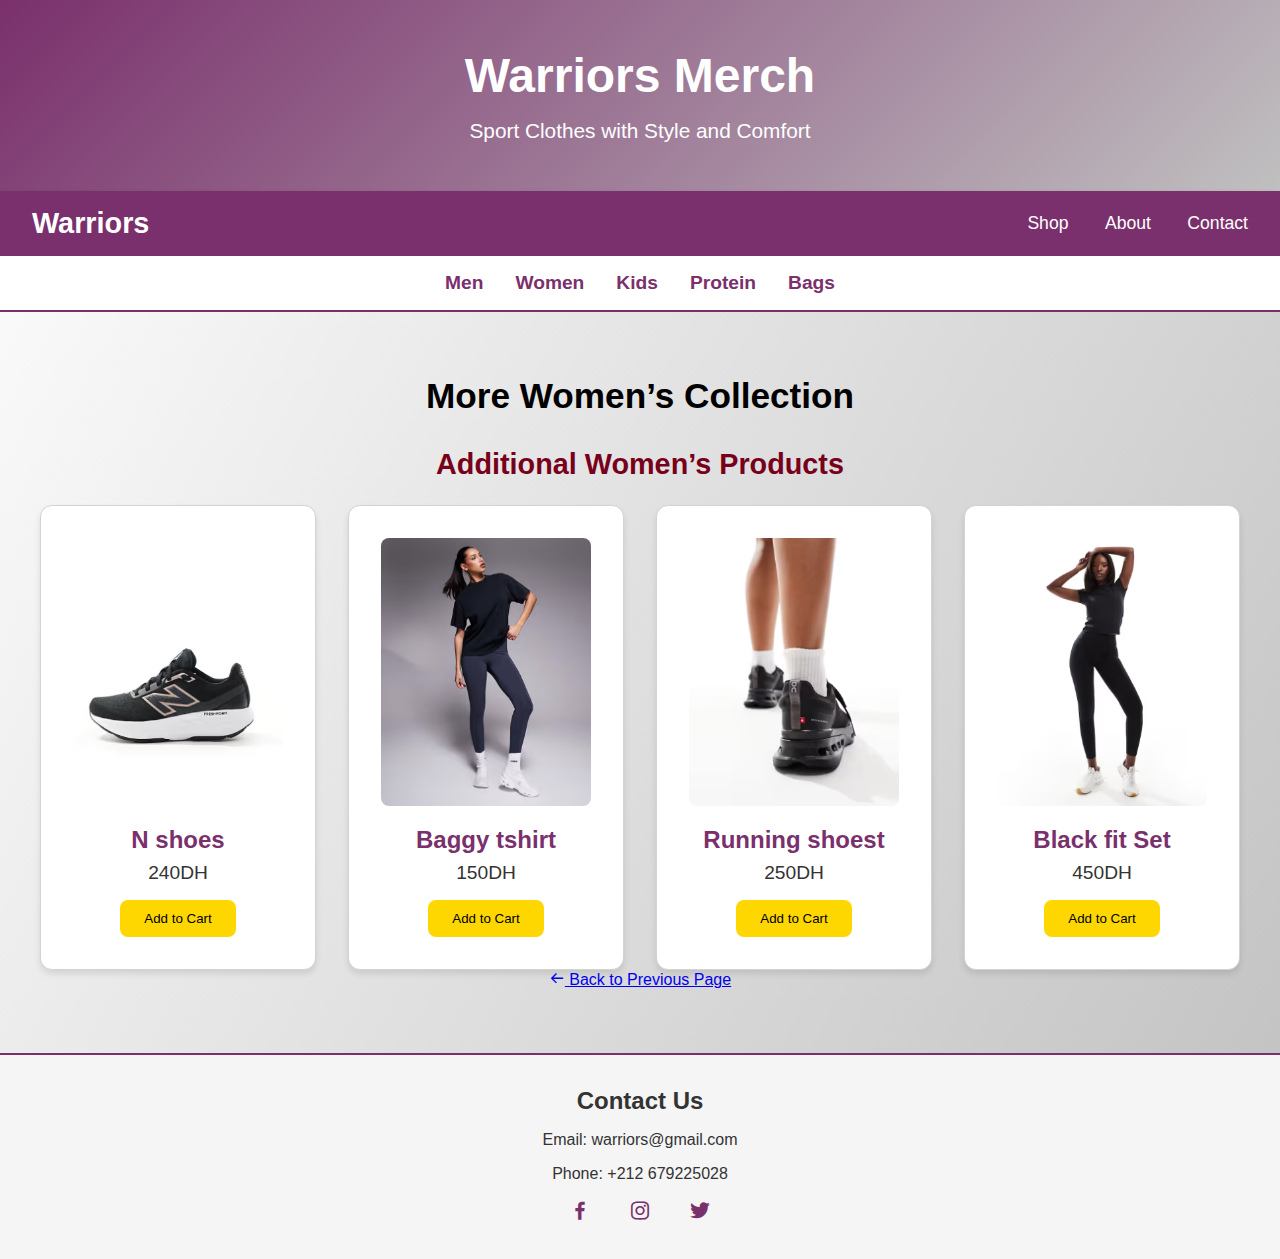
<file: women2.html>
<!DOCTYPE html>
<html lang="en">
<head>
    <meta charset="UTF-8">
    <meta name="viewport" content="width=device-width, initial-scale=1.0">
    <link href='https://unpkg.com/boxicons@2.1.4/css/boxicons.min.css' rel='stylesheet'>
    <link rel="stylesheet" href="women.css">
    <title>Warriors Merch - Men’s Collection (Part 2)</title>
</head>
<body>
    <header class="main-header">
        <h1 class="title">Warriors Merch</h1>
        <h2 class="subtitle">Sport Clothes with Style and Comfort</h2>
    </header>

   
    <nav class="navbar">
        <a href="index.html.html" class="nav-logo">Warriors</a>
        <div class="nav-links">
            <a href="Merch.html">Shop</a>
            <a href="About us.html">About</a>
            <a href="join us.html">Contact</a>
        </div>
    </nav>

   
    <nav class="categories-menu">
        <a href="Merch.html" class="category-link">Men</a>
        <a href="women.html" class="category-link">Women</a>
        <a href="kids.html" class="category-link">Kids</a>
        <a href="protein.html" class="category-link">Protein</a>
        <a href="bags.html" class="category-link">Bags</a>
    </nav>

    <section class="products">
        <h2>More Women’s Collection</h2>
        <div class="category-section">
            <h3>Additional Women’s Products</h3>
            <div class="product-grid">
               
                <div class="product-card">
                    <img src="w9.png" alt="Product 5">
                    <h3>N shoes</h3>
                    <p>240DH</p>
                    <button>Add to Cart</button>
                </div>
               
                <div class="product-card">
                    <img src="w10.png" alt="Product 6">
                    <h3>Baggy tshirt</h3>
                    <p>150DH</p>
                    <button>Add to Cart</button>
                </div>
                
                <div class="product-card">
                    <img src="w11.png" alt="Product 7">
                    <h3>Running shoest</h3>
                    <p>250DH</p>
                    <button>Add to Cart</button>
                </div>
             
                <div class="product-card">
                    <img src="w12.png" alt="Product 8">
                    <h3>Black fit Set</h3>
                    <p>450DH</p>
                    <button>Add to Cart</button>
                </div>
            
            </div>
        </div>

     
<div class="back-arrow">
    <a href="women.html" class="back-link">
        <i class='bx bx-arrow-back'></i> Back to Previous Page
    </a>
</div>

    </section>

    <footer class="footer" id="contact">
        <div class="footer-content">
            <h3>Contact Us</h3>
            <p>Email: warriors@gmail.com</p>
            <p>Phone: +212 679225028</p>
            <div class="social-links">
                <a href="#"><i class='bx bxl-facebook'></i></a>
                <a href="#"><i class='bx bxl-instagram'></i></a>
                <a href="#"><i class='bx bxl-twitter'></i></a>
            </div>
        </div>
    </footer>
</body>
</html>
</file>
<file: warriors.css>
@import url('https://fonts.googleapis.com/css2?family=Poppins:wght@300;400;500;600;700&display=swap');

* {
    font-family: "Poppins", sans-serif;
    margin: 0;
    padding: 0;
    box-sizing: border-box;
}
@media screen and (max-width: 768px) {
    /* Make the main header fit better on smaller screens */
    .main-header {
        width: 100%;
        margin-left: 0; /* Remove the left margin */
        font-size: 20px; /* Adjust font size */
        padding: 10px;
    }
:root {
    --body-color: #E4E9F7;
    --sidebar-color: #cf1010;
    --primary-color: #eb9de9;
    --primary-color-light: #fdfdfd;
    --text-color: #707070;

    --tran-04: all 0.4s ease;
}

body {
    height: 100vh;
    background: var(--body-color);
    display: flex;
    justify-content: flex-start;
    align-items: center;
    overflow-x: hidden;
}
.main-header {
    width: calc(100% - 300px);
    text-align: center;
    color: #000000;
    font-size: 24px;
    font-weight:bold;
    margin-left: 200px; 
    padding: 20px 0;
    position: fixed;
    top: 15%;
    z-index: 1050; 
    background: none; 

}
.under {
    font-size: 18px; /* Smaller than the title */
    color: black;
    background: rgba(214, 6, 6, 0.263); /* Slight red background */
    padding: 5px; /* Optional for spacing */
    border-radius: 4px; /* Optional for rounded corners */
    display: inline-block; /* To fit neatly around the text */
    margin-top: 10px; /* Space from the title */
}



@keyframes heartbeat {
    0% {
        transform: scale(1);
    }
    25% {
        transform: scale(1.1);
    }
    50% {
        transform: scale(1);
    }
    75% {
        transform: scale(1.1);
    }
    100% {
        transform: scale(1);
    }
}



.title:hover {
    animation: heartbeat 1s ease-in-out infinite; 
}

.centered-butterfly {
    position: absolute;
    top: -50px;
    left: 50%; 
    transform: translateX(-50%); 
    width: 90px; 
    height: auto; 
    animation: glow 1s infinite ease-in-out; 
}


@keyframes glow {
    0%, 100% {
        filter: drop-shadow(0 0 0 rgba(50, 12, 147, 0.593));
    }
    50% {
        filter: drop-shadow(0 0 20px rgb(97, 171, 227));
    }
}

body {
    padding-top: 80px; 
}




.sidebar {
    position: fixed;
    top: 0;
    left: -300px; 
    width: 300px;
    height: 100%;
    background: rgb(247, 196, 204);
    box-shadow: 0 25px 50px -12px rgba(0, 0, 0, 0.25);
    padding: 20px 0;
    transition: var(--tran-04);
    z-index: 1000;
}

input#toggle:checked ~ .sidebar {
    left: 0; 
}

.sidebar .image-text {
    display: flex;
    align-items: center;
    margin-bottom: 20px;
}

.sidebar .image img {
    width: 50px;
    height: 50px;
    border-radius: 6px;
}

.sidebar .header-text .name {
    font-weight: 600;
}

.sidebar ul {
    list-style: none;
    padding: 0;
}

.sidebar li {
    margin: 10px 0;
}

.sidebar li a {
    display: flex;
    align-items: center;
    text-decoration: none;
    color: var(--sidebar-color);
    padding: 10px;
    border-radius: 6px;
    transition: var(--tran-04);
}

.sidebar li a:hover {
    background: var(--primary-color);
    color: white;
}


.btn-toggle-nav {
    position: fixed;
    top: 15px;
    left: 15px;
    cursor: pointer;
    color: var(--sidebar-color);
    z-index: 1100;
    font-size: 22px;
    background: var(--primary-color);
    border-radius: 50%;
    width: 40px;
    height: 40px;
    display: flex;
    align-items: center;
    justify-content: center;
    transition: var(--tran-04);
}


input#toggle {
    display: none;
}



body {
    height: 100vh;
    background: url('abst.jpg') no-repeat center center fixed;
    background-size: cover;
    display: flex;
    justify-content: flex-start;
    align-items: center;
    overflow-x: hidden;
    transition: filter 0.4s ease; 
}
@keyframes vibrate {
    0% { transform: translate(0); }
    20% { transform: translate(-2px, 2px); }
    40% { transform: translate(-2px, -2px); }
    60% { transform: translate(2px, 2px); }
    80% { transform: translate(2px, -2px); }
    100% { transform: translate(0); }
}

.btn-toggle-nav {
    position: fixed;
    top: 15px;
    left: 15px;
    cursor: pointer;
    color: var(--sidebar-color);
    z-index: 1100;
    font-size: 22px;
    background: var(--primary-color);
    border-radius: 50%;
    width: 40px;
    height: 40px;
    display: flex;
    align-items: center;
    justify-content: center;
    transition: var(--tran-04);
    animation: vibrate 0.5s ease infinite;
}


.btn-toggle-nav:hover {
    animation-play-state: paused;
}


input#toggle:checked ~ .btn-toggle-nav {
    animation-play-state: paused;
}

input#toggle:checked ~ .sidebar ~ body {
    filter: brightness(0.7); 
}


.sidebar {
    position: fixed;
    top: 0;
    left: -300px; 
    width: 300px;
    height: 100%;
    background: rgb(247, 196, 204);
    box-shadow: 0 25px 50px -12px rgba(0, 0, 0, 0.25);
    padding: 20px 0;
    transition: var(--tran-04);
    z-index: 1000;
}

input#toggle:checked ~ .sidebar {
    left: 0; 
}


@keyframes fadeIn {
    from {
        opacity: 0;
        transform: translate(-50%, -40%);
    }
    to {
        opacity: 1;
        transform: translate(-50%, -50%);
    }
}

@keyframes floatIn {
    0% {
        opacity: 0;
        transform: translateY(20px);
    }
    100% {
        opacity: 1;
        transform: translateY(0);
    }
}

.signin-container {
    position: fixed;
    top: 60%;
    left: 50%;
    transform: translate(-50%, -50%);
    z-index: 900;
    margin-top: 20px;
    animation: fadeIn 1.2s ease-out 0.5s both; 

.signin-box h2 {
    color: var(--sidebar-color);
    text-align: center;
    margin-bottom: 1.5rem;
    font-size: 1.8rem;
    animation: floatIn 1s ease-out 1.7s both; 
}

.signin-form .input-group {
    position: relative;
    margin-bottom: 1.5rem;
    animation: floatIn 1s ease-out;
    animation-fill-mode: both;
    opacity: 0; 
}

.signin-form .input-group:nth-child(1) {
    animation-delay: 2s; 

.signin-form .input-group:nth-child(2) {
    animation-delay: 2.3s; 
}

.remember-forgot {
    display: flex;
    justify-content: space-between;
    align-items: center;
    margin-bottom: 1rem;
    animation: floatIn 1s ease-out 2.6s both; 
}

.signin-form button {
    width: 100%;
    padding: 12px;
    background: var(--sidebar-color);
    color: white;
    border: none;
    border-radius: 5px;
    font-size: 1rem;
    cursor: pointer;
    transition: all 0.3s ease;
    animation: floatIn 1s ease-out 2.9s both; 
    position: relative;
    overflow: hidden;
}

.register-link {
    text-align: center;
    margin-top: 1rem;
    animation: floatIn 1s ease-out 3.2s both; 
}
</file>
<file: bags.css>
body {
    font-family: 'Arial', sans-serif;
}

.top {
    background: linear-gradient(135deg, #4B79A1, #1c6aae);
    min-height: 80vh;
    color: white;
    position: relative;
}

.menu {
    padding: 20px 0;
}

.logo {
    font-size: 24px;
    color: white;
    text-decoration: none;
    font-weight: bold;
}

.logo:hover {
    color: #ffd700;
}

.links {
    list-style: none;
    margin-left: auto;
}

.links li a {
    color: white;
    text-decoration: none;
    padding: 10px 15px;
}

.links li a:hover {
    color: #ffd700;
}

.intro {
    text-align: center;
    padding: 100px 0;
}

.intro h1 {
    font-size: 48px;
    margin-bottom: 20px;
}

.btn-main {
    background: #ffd700;
    color: #333;
    padding: 12px 30px;
    border-radius: 25px;
    text-decoration: none;
    font-weight: bold;
    display: inline-block;
    margin-top: 20px;
}

.btn-main:hover {
    background: #ffed4a;
    color: #333;
}

/* Perks */
.perks {
    padding: 50px 0;
    background: #f8f9fa;
}

.box {
    padding: 30px;
    border-radius: 10px;
    background: white;
    box-shadow: 0 5px 15px rgba(0,0,0,0.1);
    margin: 10px;
    transition: transform 0.3s;
}

.box:hover {
    transform: translateY(-10px);
}

.box i {
    font-size: 40px;
    color: #4B79A1;
    margin-bottom: 20px;
}

/* Items */
.items {
    padding: 80px 0;
}

.item {
    background: white;
    border-radius: 10px;
    overflow: hidden;
    box-shadow: 0 5px 15px rgba(0,0,0,0.1);
    position: relative;
}

.tag {
    position: absolute;
    top: 10px;
    right: 10px;
    background: #ffd700;
    padding: 5px 15px;
    border-radius: 15px;
    color: #333;
    font-weight: bold;
}

.pic img {
    width: 100%;
    height: 250px;
    object-fit: cover;
}

.info {
    padding: 20px;
}

.cost {
    font-size: 24px;
    color: #4B79A1;
    font-weight: bold;
    margin: 10px 0;
}

.btn-buy {
    width: 100%;
    background: #4B79A1;
    color: white;
    border: none;
    padding: 10px;
    border-radius: 5px;
    cursor: pointer;
    transition: background 0.3s;
}

.btn-buy:hover {
    background: #283E51;
}

/* Signup */
.signup {
    background: #4B79A1;
    color: white;
    padding: 50px 0;
}

.mail {
    flex: 1;
    padding: 10px;
    border: none;
    border-radius: 5px 0 0 5px;
}

.btn-sub {
    background: #ffd700;
    border: none;
    padding: 10px 20px;
    color: #333;
    border-radius: 0 5px 5px 0;
    cursor: pointer;
}

/* Footer */
.end {
    background: #283E51;
    color: white;
    padding: 50px 0;
}

.social a {
    color: white;
    margin-right: 15px;
    font-size: 20px;
}

.social a:hover {
    color: #ffd700;
}

/* Responsive */
@media (max-width: 768px) {
    .intro h1 {
        font-size: 36px;
    }
    
    .box {
        margin-bottom: 20px;
    }
}
</file>
<file: kids.css>
* {
    margin: 0;
    padding: 0;
    box-sizing: border-box;
}

body {
    font-family: 'Arial', sans-serif;
    background: linear-gradient(120deg, #FFFFFF, #FFE5F1);
    color: #333333;
}

.main-header {
    text-align: center;
    padding: 3rem 1rem;
    background: linear-gradient(135deg, #FF69B4, #87CEEB);
    color: white;
    animation: headerGlow 3s infinite alternate;
}

@keyframes headerGlow {
    from {
        background: linear-gradient(135deg, #FF69B4, #87CEEB);
    }
    to {
        background: linear-gradient(135deg, #87CEEB, #FF69B4);
    }
}

.main-header .title {
    font-size: 3rem;
    font-weight: bold;
    margin-bottom: 1rem;
    animation: bounce 2s infinite;
}

@keyframes bounce {
    0%, 100% {
        transform: translateY(0);
    }
    50% {
        transform: translateY(-10px);
    }
}

.main-header .subtitle {
    font-size: 1.3rem;
    font-weight: lighter;
}

.navbar {
    display: flex;
    justify-content: space-between;
    align-items: center;
    background: #FF69B4;
    padding: 1rem 2rem;
    box-shadow: 0 4px 6px rgba(0, 0, 0, 0.3);
}

.nav-logo {
    font-size: 1.8rem;
    font-weight: bold;
    color: #FFFFFF;
    text-decoration: none;
}

.nav-links a {
    margin-left: 2rem;
    font-size: 1.1rem;
    text-decoration: none;
    color: #FFFFFF;
    transition: all 0.3s;
}

.nav-links a:hover {
    color: #FFD700;
    transform: scale(1.1);
}

.categories-menu {
    display: flex;
    justify-content: center;
    background-color: #FFFFFF;
    padding: 1rem 0;
    border-bottom: 2px solid #FF69B4;
}

.category-link {
    margin: 0 1rem;
    font-size: 1.2rem;
    text-decoration: none;
    color: #FF69B4;
    font-weight: bold;
    transition: all 0.3s;
}

.category-link:hover {
    color: #87CEEB;
    transform: scale(1.1);
}

.products {
    padding: 4rem 2rem;
    text-align: center;
}

.products h2 {
    font-size: 2.2rem;
    margin-bottom: 2rem;
    color: #FF69B4;
}

.category-section h3 {
    font-size: 1.8rem;
    margin-bottom: 1.5rem;
    color: #87CEEB;
}

.product-grid {
    display: grid;
    grid-template-columns: repeat(auto-fit, minmax(250px, 1fr));
    gap: 2rem;
    max-width: 1200px;
    margin: 0 auto;
}

.product-card {
    background: #FFFFFF;
    padding: 2rem;
    border: 1px solid #FFE5F1;
    border-radius: 20px;
    box-shadow: 0 4px 6px rgba(0, 0, 0, 0.1);
    transition: all 0.3s ease;
    position: relative;
    overflow: hidden;
}

.product-card::before {
    content: '';
    position: absolute;
    top: -100%;
    left: 0;
    width: 100%;
    height: 100%;
    background: linear-gradient(135deg, rgba(255,105,180,0.2), rgba(135,206,235,0.2));
    transition: top 0.3s ease;
}

.product-card:hover::before {
    top: 0;
}

.product-card:hover {
    transform: translateY(-10px) rotate(2deg);
    box-shadow: 0 8px 12px rgba(0, 0, 0, 0.2);
}

.product-card img {
    max-width: 100%;
    border-radius: 15px;
    margin-bottom: 1rem;
    transition: transform 0.3s ease;
}

.product-card:hover img {
    transform: scale(1.05);
}

.product-card h3 {
    font-size: 1.5rem;
    color: #FF69B4;
    margin-bottom: 0.5rem;
}

.product-card p {
    font-size: 1.2rem;
    color: #333333;
    margin-bottom: 1rem;
}

.product-card button {
    background: #87CEEB;
    color: white;
    border: none;
    padding: 0.7rem 1.5rem;
    border-radius: 25px;
    cursor: pointer;
    transition: all 0.3s;
    position: relative;
    overflow: hidden;
}

.product-card button:hover {
    background: #FF69B4;
    transform: scale(1.1);
}

.footer {
    background: #FFE5F1;
    color: #333333;
    padding: 2rem;
    text-align: center;
    border-top: 2px solid #FF69B4;
}

.footer h3 {
    font-size: 1.5rem;
    margin-bottom: 1rem;
    color: #FF69B4;
}

.footer p {
    font-size: 1rem;
    margin-bottom: 1rem;
}

.footer .social-links a {
    font-size: 1.5rem;
    color: #FF69B4;
    margin: 0 1rem;
    transition: all 0.3s;
}

.footer .social-links a:hover {
    color: #87CEEB;
    transform: scale(1.2) rotate(15deg);
}

@media (max-width: 768px) {
    .nav-links {
        display: flex;
        flex-direction: column;
        gap: 1rem;
    }

    .categories-menu {
        flex-wrap: wrap;
        gap: 1rem;
    }
}
</file>
<file: joinUs.css>
* {
    margin: 0;
    padding: 0;
    box-sizing: border-box;
}

body {
    font-family: 'Segoe UI', Tahoma, Geneva, Verdana, sans-serif;
    line-height: 1.6;
    color: #444;
    background: linear-gradient(120deg, #f8f9fa, #e7e9ed);
    transition: all 0.3s ease;
}


.navbar {
    background-color: #1f1f1f;
    color: white;
    padding: 1rem 2rem;
    box-shadow: 0 4px 8px rgba(0, 0, 0, 0.1);
    display: flex;
    justify-content: space-between;
    align-items: center;
    position: fixed;
    width: 100%;
    top: 0;
    z-index: 1000;
    transition: background-color 0.3s ease;
}

.navbar:hover {
    background-color: #292929;
}

.nav-logo {
    display: flex;
    align-items: center;
    font-size: 1.8rem;
    font-weight: bold;
    color: #ec7fa3;
}

.nav-logo i {
    margin-right: 0.5rem;
    font-size: 2rem;
}

.nav-links a {
    color: #ff8abf;
    text-decoration: none;
    margin-left: 2rem;
    font-size: 1.1rem;
    transition: color 0.3s ease;
}

.nav-links a:hover {
    color: #fb8aaf;
}

/* Hero Section */
.hero {
    background: linear-gradient(rgba(0,0,0,0.5), rgba(0,0,0,0.5)), url('https://source.unsplash.com/1600x900/?sports') no-repeat center center;
    background-size: cover;
    height: 60vh;
    display: flex;
    align-items: center;
    justify-content: center;
    text-align: center;
    color: white;
    margin-top: 60px;
    transition: all 0.3s ease;
}

.hero-content {
    padding: 2rem;
    animation: fadeInUp 1.5s ease;
}

.hero h1 {
    font-size: 3.5rem;
    margin-bottom: 1rem;
    background: linear-gradient(90deg, #ff5c93, #ff8abf);
    -webkit-background-clip: text;
    -webkit-text-fill-color: transparent;
}

.hero p {
    font-size: 1.4rem;
    color: #f0f0f0;
}


.benefits-section {
    padding: 4rem 2rem;
    background: linear-gradient(180deg, #ffffff, #f7f8fa);
    text-align: center;
    border-top: 4px solid #f08eaf;
}

.benefits-section h2 {
    color: #333;
    margin-bottom: 3rem;
    font-size: 2.5rem;
}

.benefits-grid {
    display: grid;
    grid-template-columns: repeat(auto-fit, minmax(250px, 1fr));
    gap: 2rem;
    max-width: 1200px;
    margin: 0 auto;
}

.benefit-card {
    padding: 2rem;
    background: linear-gradient(135deg, #ff8abf, #ff5c93);
    color: white;
    border-radius: 12px;
    box-shadow: 0 8px 15px rgba(0, 0, 0, 0.1);
    transition: transform 0.3s ease, box-shadow 0.3s ease;
}

.benefit-card:hover {
    transform: translateY(-10px);
    box-shadow: 0 12px 20px rgba(0, 0, 0, 0.2);
}

.benefit-card i {
    font-size: 2.5rem;
    color: #ffffff;
    margin-bottom: 1rem;
}


.registration-container {
    max-width: 1000px;
    margin: 4rem auto;
    padding: 3rem;
    background: linear-gradient(135deg, #ffffff, #f8f9fa);
    border-radius: 12px;
    box-shadow: 0 10px 20px rgba(0, 0, 0, 0.1);
    transition: all 0.3s ease;
}

.registration-container:hover {
    transform: translateY(-5px);
}

input, select, textarea {
    width: 100%;
    padding: 0.9rem;
    border: 1px solid #ddd;
    border-radius: 8px;
    font-size: 1rem;
    transition: border-color 0.3s ease;
}

input:focus, select:focus, textarea:focus {
    border-color: #e984a6;
    box-shadow: 0 0 0 4px rgba(255, 92, 147, 0.2);
}

button {
    background: linear-gradient(135deg, #ff5c93, #ff8abf);
    color: white;
    border: none;
    padding: 1rem 2rem;
    font-size: 1.2rem;
    border-radius: 8px;
    cursor: pointer;
    transition: transform 0.3s ease, box-shadow 0.3s ease;
    display: flex;
    align-items: center;
    justify-content: center;
    gap: 0.5rem;
}

button:hover {
    transform: translateY(-5px);
    box-shadow: 0 10px 20px rgba(255, 92, 147, 0.2);
}


footer {
    background: #1f1f1f;
    color: white;
    padding: 3rem 2rem 1rem;
    transition: all 0.3s ease;
}

.footer-section h3 {
    color: #ff8abf;
    margin-bottom: 1rem;
}

.social-links a {
    color: #fea6c3;
    font-size: 1.5rem;
    transition: transform 0.3s ease, color 0.3s ease;
}

.social-links a:hover {
    color: #ff8abf;
    transform: translateY(-5px);
}


@keyframes fadeInUp {
    from {
        opacity: 0;
        transform: translateY(30px);
    }
    to {
        opacity: 1;
        transform: translateY(0);
    }
}


@media (max-width: 768px) {
    .form-columns {
        grid-template-columns: 1fr;
    }

    .hero h1 {
        font-size: 2.5rem;
    }

    .benefits-grid {
        grid-template-columns: 1fr;
    }
}

@media (max-width: 480px) {
    .navbar {
        padding: 1rem;
    }

    .nav-links a {
        margin-left: 1rem;
        font-size: 0.9rem;
    }

    .hero {
        height: 40vh;
    }
}
</file>
<file: merch.css>
* {
    margin: 0;
    padding: 0;
    box-sizing: border-box;
}

body {
    font-family: 'Arial', sans-serif;
    background: linear-gradient(120deg, #7A306C, #C0C0C0);
    color: #000000;
}

.main-header {
    text-align: center;
    padding: 3rem 1rem;
    background: linear-gradient(135deg, #7A306C, #C0C0C0);
    color: white;
}

.main-header .title {
    font-size: 3rem;
    font-weight: bold;
    margin-bottom: 1rem;
}

.main-header .subtitle {
    font-size: 1.3rem;
    font-weight: lighter;
}

.navbar {
    display: flex;
    justify-content: space-between;
    align-items: center;
    background: #7A306C;
    padding: 1rem 2rem;
    box-shadow: 0 4px 6px rgba(0, 0, 0, 0.3);
}

.nav-logo {
    font-size: 1.8rem;
    font-weight: bold;
    color: #C0C0C0;
    text-decoration: none;
}

.nav-links a {
    margin-left: 2rem;
    font-size: 1.1rem;
    text-decoration: none;
    color: #C0C0C0;
    transition: color 0.3s;
}

.nav-links a:hover {
    color: #000000;
}

.categories-menu {
    display: flex;
    justify-content: center;
    background-color: #C0C0C0;
    padding: 1rem 0;
}

.category-link {
    margin: 0 1rem;
    font-size: 1.2rem;
    text-decoration: none;
    color: #7A306C;
    font-weight: bold;
    transition: color 0.3s;
}

.category-link:hover {
    color: #000000;
}

.hero {
    background: url('https://source.unsplash.com/1600x900/?sports') no-repeat center center/cover;
    height: 60vh;
    display: flex;
    justify-content: center;
    align-items: center;
    text-align: center;
    color: white;
    padding: 2rem;
}

.hero h1 {
    font-size: 3.5rem;
    margin-bottom: 1rem;
}

.hero p {
    font-size: 1.4rem;
    margin-bottom: 1.5rem;
}

.hero button {
    background: #7A306C;
    color: white;
    border: none;
    padding: 0.8rem 2rem;
    border-radius: 8px;
    font-size: 1rem;
    cursor: pointer;
    transition: background 0.3s, transform 0.3s;
}

.hero button:hover {
    background: #C0C0C0;
    transform: scale(1.1);
}

.products {
    padding: 4rem 2rem;
    text-align: center;
}

.products h2 {
    font-size: 2.2rem;
    margin-bottom: 2rem;
    color: #000000;
}

.category-section h3 {
    font-size: 1.8rem;
    margin-bottom: 1.5rem;
    color: #320961;
}

.product-grid {
    display: grid;
    grid-template-columns: repeat(auto-fit, minmax(250px, 1fr));
    gap: 2rem;
    max-width: 1200px;
    margin: 0 auto;
}

.product-card {
    background: #5f17b8;
    padding: 2rem;
    border-radius: 12px;
    box-shadow: 0 4px 6px rgba(0, 0, 0, 0.3);
    transition: transform 0.3s, box-shadow 0.3s;
}

.product-card img {
    max-width: 100%;
    height: 200px;
    object-fit: cover;
    border-radius: 8px;
    margin-bottom: 1rem;
}

.product-card h3 {
    font-size: 1.5rem;
    color: #C0C0C0;
    margin-bottom: 0.5rem;
}

.product-card p {
    font-size: 1.2rem;
    color: #000000;
    margin-bottom: 1rem;
}

.product-card button {
    background: #C0C0C0;
    color: #000000;
    border: none;
    padding: 0.7rem 1.5rem;
    border-radius: 8px;
    cursor: pointer;
    transition: background 0.3s, transform 0.3s;
}

.product-card button:hover {
    background: #7A306C;
    transform: translateY(-5px);
}

.product-card:hover {
    transform: translateY(-10px);
    box-shadow: 0 8px 15px rgba(0, 0, 0, 0.5);
}

.pagination {
    text-align: center;
    margin-top: 3rem;
}

.page-link {
    display: inline-block;
    padding: 0.5rem 1rem;
    margin: 0 0.3rem;
    background-color: #7A306C;
    color: white;
    text-decoration: none;
    border-radius: 5px;
    font-size: 1rem;
    transition: background-color 0.3s;
}

.page-link:hover {
    background-color: #C0C0C0;
}

.page-link:active {
    background-color: #000000;
}

.footer {
    background: #C0C0C0;
    color: #000000;
    padding: 2rem;
    text-align: center;
}

.footer h3 {
    font-size: 1.5rem;
    margin-bottom: 1rem;
}

.footer p {
    font-size: 1rem;
    margin-bottom: 1rem;
}

.footer .social-links a {
    font-size: 1.5rem;
    color: #000000;
    margin: 0 1rem;
    transition: color 0.3s;
}

.footer .social-links a:hover {
    color: #7A306C;
}

.back-arrow {
    text-align: center;
    margin-top: 3rem;
}

.back-link {
    display: inline-flex;
    align-items: center;
    background-color: #7A306C;
    color: white;
    padding: 0.5rem 1.5rem;
    font-size: 1.2rem;
    text-decoration: none;
    border-radius: 8px;
    transition: background-color 0.3s;
}

.back-link i {
    margin-right: 0.5rem;
}

.back-link:hover {
    background-color: #C0C0C0;
}

.back-link:active {
    background-color: #000000;
}
</file>
<file: program.css>
body {
    margin: 0;
    font-family: Arial, sans-serif;
    line-height: 1.6;
    color: #222;
    background-color: #f9f9f9;
}

h1, h2, h3 {
    color: #464242; 
}

.section {
    padding: 2rem;
    text-align: center;
}


.navbar {
    display: flex;
    justify-content: space-between;
    align-items: center;
    padding: 1rem 2rem;
    background: #e63946;
    color: white;
}

.nav-links {
    list-style: none;
    display: flex;
    gap: 1.5rem;
}

.nav-links a {
    color: white;
    text-decoration: none;
    font-weight: bold;
}

.nav-links a:hover {
    text-decoration: underline;
}


.hero {
    background: linear-gradient(to right, #e63946, #f77f84);
    color: white;
    text-align: center;
    padding: 4rem 2rem;
}

.hero-text {
    max-width: 600px;
    margin: 0 auto;
}

.btn {
    background: white;
    color: #e63946;
    padding: 0.5rem 1rem;
    border-radius: 5px;
    text-decoration: none;
    font-weight: bold;
}

.btn:hover {
    background: #f77f84;
    color: white;
}

.program-cards {
    display: flex;
    gap: 1.5rem;
    justify-content: center;
    flex-wrap: wrap;
}

.card {
    background: white;
    border: 1px solid #ddd;
    border-radius: 10px;
    padding: 1.5rem;
    max-width: 300px;
    box-shadow: 0 4px 6px rgba(0, 0, 0, 0.1);
    color: #222; 
}

.contact-form {
    max-width: 500px;
    margin: 0 auto;
}

.contact-form input, .contact-form textarea {
    width: 100%;
    padding: 0.5rem;
    margin-bottom: 1rem;
    border: 1px solid #ddd;
    border-radius: 5px;
    color: #222; 
}

.contact-form button {
    background: #e63946;
    color: white;
    padding: 0.5rem 1rem;
    border: none;
    border-radius: 5px;
    cursor: pointer;
}

.contact-form button:hover {
    background: #f77f84;
}

.footer {
    text-align: center;
    padding: 1rem;
    background: #333;
    color: white;
}
</file>
<file: women.css>
* {
    margin: 0;
    padding: 0;
    box-sizing: border-box;
}

body {
    font-family: 'Arial', sans-serif;
    background: linear-gradient(120deg, #FFFFFF, #C0C0C0);
    color: #333333;
}

.main-header {
    text-align: center;
    padding: 3rem 1rem;
    background: linear-gradient(135deg, #7A306C, #C0C0C0);
    color: white;
}

.main-header .title {
    font-size: 3rem;
    font-weight: bold;
    margin-bottom: 1rem;
}

.main-header .subtitle {
    font-size: 1.3rem;
    font-weight: lighter;
}

.navbar {
    display: flex;
    justify-content: space-between;
    align-items: center;
    background: #7A306C;
    padding: 1rem 2rem;
    box-shadow: 0 4px 6px rgba(0, 0, 0, 0.3);
}

.nav-logo {
    font-size: 1.8rem;
    font-weight: bold;
    color: #FFFFFF;
    text-decoration: none;
}

.nav-links a {
    margin-left: 2rem;
    font-size: 1.1rem;
    text-decoration: none;
    color: #FFFFFF;
    transition: color 0.3s;
}

.nav-links a:hover {
    color: #FFD700;
}

.categories-menu {
    display: flex;
    justify-content: center;
    background-color: #FFFFFF;
    padding: 1rem 0;
    border-bottom: 2px solid #7A306C;
}

.category-link {
    margin: 0 1rem;
    font-size: 1.2rem;
    text-decoration: none;
    color: #7A306C;
    font-weight: bold;
    transition: color 0.3s;
}

.category-link:hover {
    color: #FFD700;
}

.products {
    padding: 4rem 2rem;
    text-align: center;
}

.products h2 {
    font-size: 2.2rem;
    margin-bottom: 2rem;
    color: #000000;
}

.category-section h3 {
    font-size: 1.8rem;
    margin-bottom: 1.5rem;
    color: #77011a;
}

.product-grid {
    display: grid;
    grid-template-columns: repeat(auto-fit, minmax(250px, 1fr));
    gap: 2rem;
    max-width: 1200px;
    margin: 0 auto;
}

.product-card {
    background: #FFFFFF;
    padding: 2rem;
    border: 1px solid #D3D3D3;
    border-radius: 12px;
    box-shadow: 0 4px 6px rgba(0, 0, 0, 0.1);
    transition: transform 0.3s, box-shadow 0.3s;
}

.product-card img {
    max-width: 100%;
    border-radius: 8px;
    margin-bottom: 1rem;
}

.product-card h3 {
    font-size: 1.5rem;
    color: #7A306C;
    margin-bottom: 0.5rem;
}

.product-card p {
    font-size: 1.2rem;
    color: #333333;
    margin-bottom: 1rem;
}

.product-card button {
    background: #FFD700;
    color: #000000;
    border: none;
    padding: 0.7rem 1.5rem;
    border-radius: 8px;
    cursor: pointer;
    transition: background 0.3s;
}

.product-card {
    background: #FFFFFF;
    padding: 2rem;
    border: 1px solid #D3D3D3;
    border-radius: 12px;
    box-shadow: 0 4px 6px rgba(0, 0, 0, 0.1);
    transition: transform 0.3s ease, box-shadow 0.3s ease;
}

.product-card:hover {
    transform: translateY(-10px);
    box-shadow: 0 8px 12px rgba(0, 0, 0, 0.2);
}

.product-card button:hover {
    background: #7A306C;
    color: #FFFFFF;
}

.pagination {
    text-align: center;
    margin-top: 3rem;
}

.page-link {
    display: inline-block;
    padding: 0.5rem 1rem;
    margin: 0 0.3rem;
    background-color: #7A306C;
    color: white;
    text-decoration: none;
    border-radius: 5px;
    font-size: 1rem;
    transition: background-color 0.3s;
}

.page-link:hover {
    background-color: #FFD700;
}

.footer {
    background: #F5F5F5;
    color: #333333;
    padding: 2rem;
    text-align: center;
    border-top: 2px solid #7A306C;
}

.footer h3 {
    font-size: 1.5rem;
    margin-bottom: 1rem;
}

.footer p {
    font-size: 1rem;
    margin-bottom: 1rem;
}

.footer .social-links a {
    font-size: 1.5rem;
    color: #7A306C;
    margin: 0 1rem;
    transition: color 0.3s;
}

.footer .social-links a:hover {
    color: #FFD700;
}
</file>
